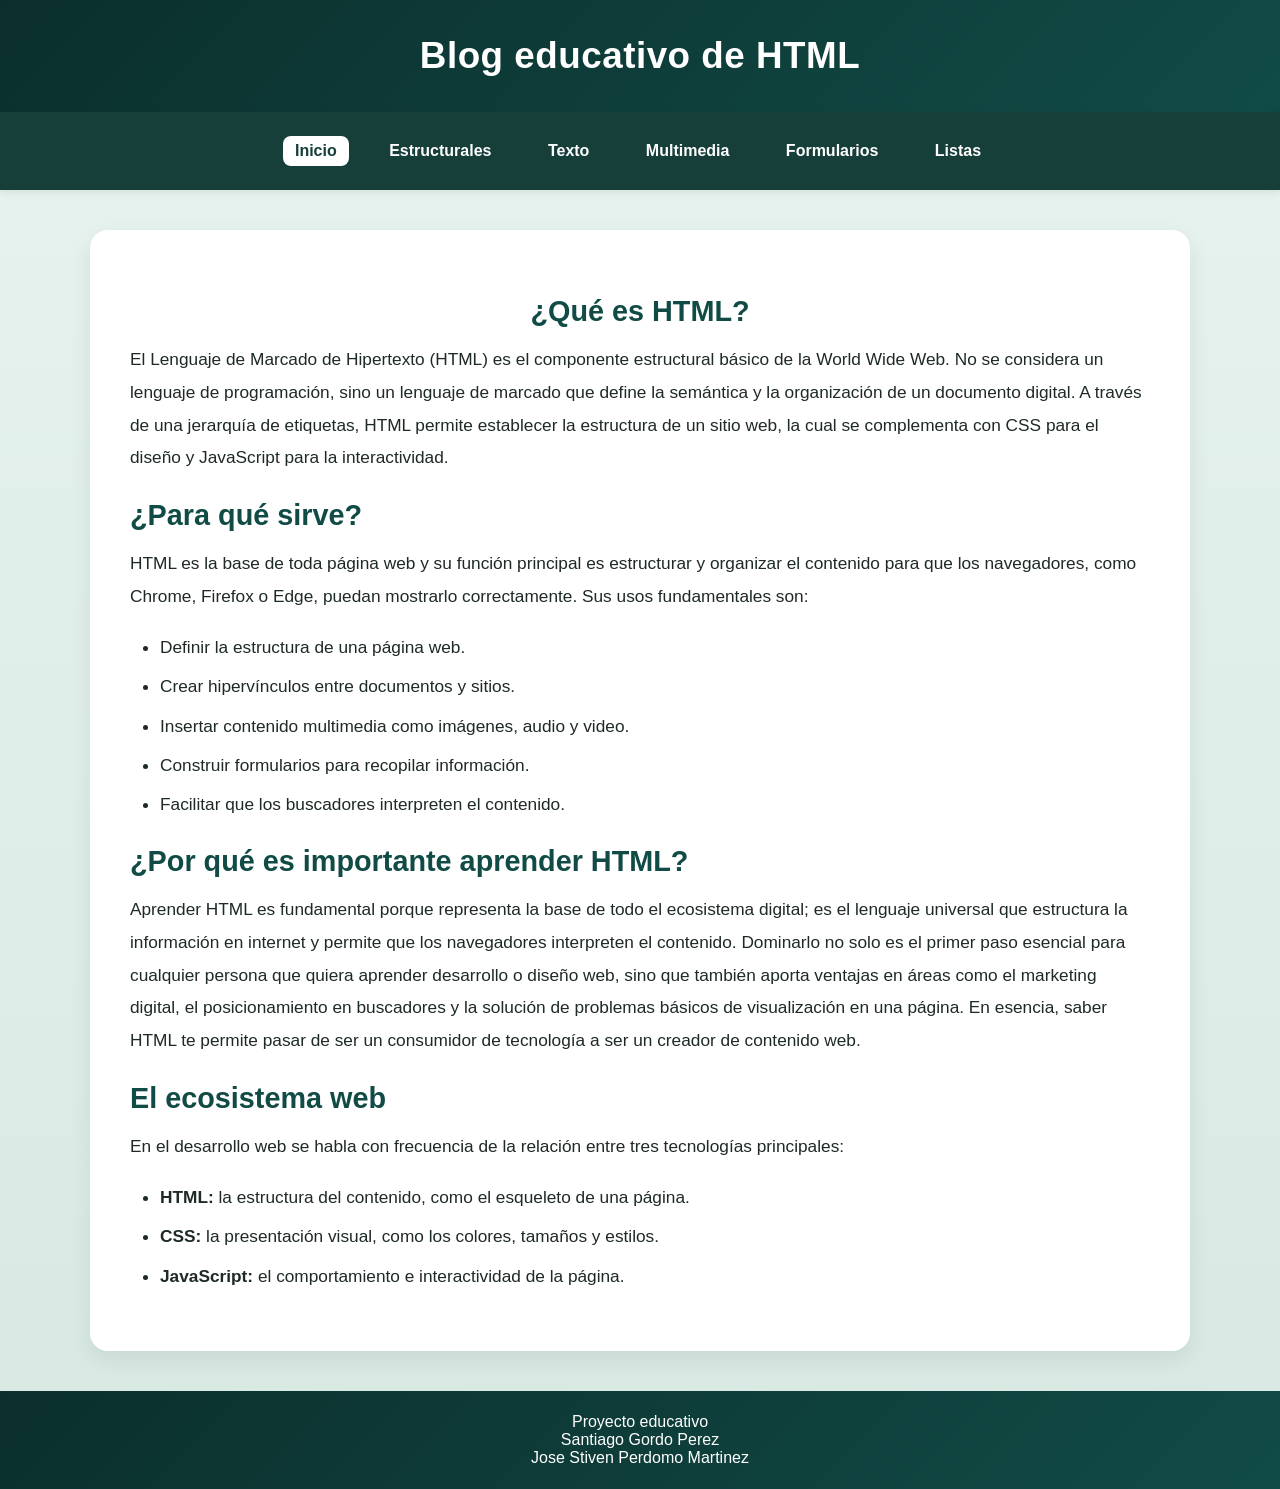
<file: HTML/index.html>
<!DOCTYPE html>
<html lang="es">
<head>
    <meta charset="UTF-8">
    <meta name="viewport" content="width=device-width, initial-scale=1.0">
    <title>Inicio</title>
    <link rel="stylesheet" href="stiles/styles.css">
</head>
<body>

    <header class="encabezado">
        <h1>Blog educativo de HTML</h1>
    </header>

    <nav class="menu">
        <a href="index.html">Inicio</a>
        <a href="Estructurales.html">Estructurales</a>
        <a href="Texto.html">Texto</a>
        <a href="Imagenes.html">Multimedia</a>
        <a href="Formularios.html">Formularios</a>
        <a href="Listas.html">Listas</a>
    </nav>

    <section class="contenido">
        <h2 class="titulo">¿Qué es HTML?</h2>
        <p>
            El Lenguaje de Marcado de Hipertexto (HTML) es el componente estructural básico de la World Wide Web. 
            No se considera un lenguaje de programación, sino un lenguaje de marcado que define la semántica y la 
            organización de un documento digital. A través de una jerarquía de etiquetas, HTML permite establecer 
            la estructura de un sitio web, la cual se complementa con CSS para el diseño y JavaScript para la interactividad.
        </p>

        <h2>¿Para qué sirve?</h2>
        <p>
            HTML es la base de toda página web y su función principal es estructurar y organizar el contenido 
            para que los navegadores, como Chrome, Firefox o Edge, puedan mostrarlo correctamente. 
            Sus usos fundamentales son:
        </p>    

        <ul>
            <li>Definir la estructura de una página web.</li>
            <li>Crear hipervínculos entre documentos y sitios.</li>
            <li>Insertar contenido multimedia como imágenes, audio y video.</li>
            <li>Construir formularios para recopilar información.</li>
            <li>Facilitar que los buscadores interpreten el contenido.</li>
        </ul>

        <h2>¿Por qué es importante aprender HTML?</h2>
        <p>
            Aprender HTML es fundamental porque representa la base de todo el ecosistema digital; es el lenguaje universal 
            que estructura la información en internet y permite que los navegadores interpreten el contenido. Dominarlo no solo 
            es el primer paso esencial para cualquier persona que quiera aprender desarrollo o diseño web, sino que también aporta 
            ventajas en áreas como el marketing digital, el posicionamiento en buscadores y la solución de problemas básicos 
            de visualización en una página. En esencia, saber HTML te permite pasar de ser un consumidor de tecnología a ser 
            un creador de contenido web.
        </p>

        <h2>El ecosistema web</h2>
        <p>
            En el desarrollo web se habla con frecuencia de la relación entre tres tecnologías principales:
        </p>

        <ul>    
            <li><strong>HTML:</strong> la estructura del contenido, como el esqueleto de una página.</li>
            <li><strong>CSS:</strong> la presentación visual, como los colores, tamaños y estilos.</li>
            <li><strong>JavaScript:</strong> el comportamiento e interactividad de la página.</li>
        </ul>
    </section>

    <footer class="pie">
        <p>Proyecto educativo</p>
        <p>Santiago Gordo Perez</p>
        <p>Jose Stiven Perdomo Martinez</p>
    </footer>

    <script src="js/ejemplo.js"></script>
</body>
</html>
</file>
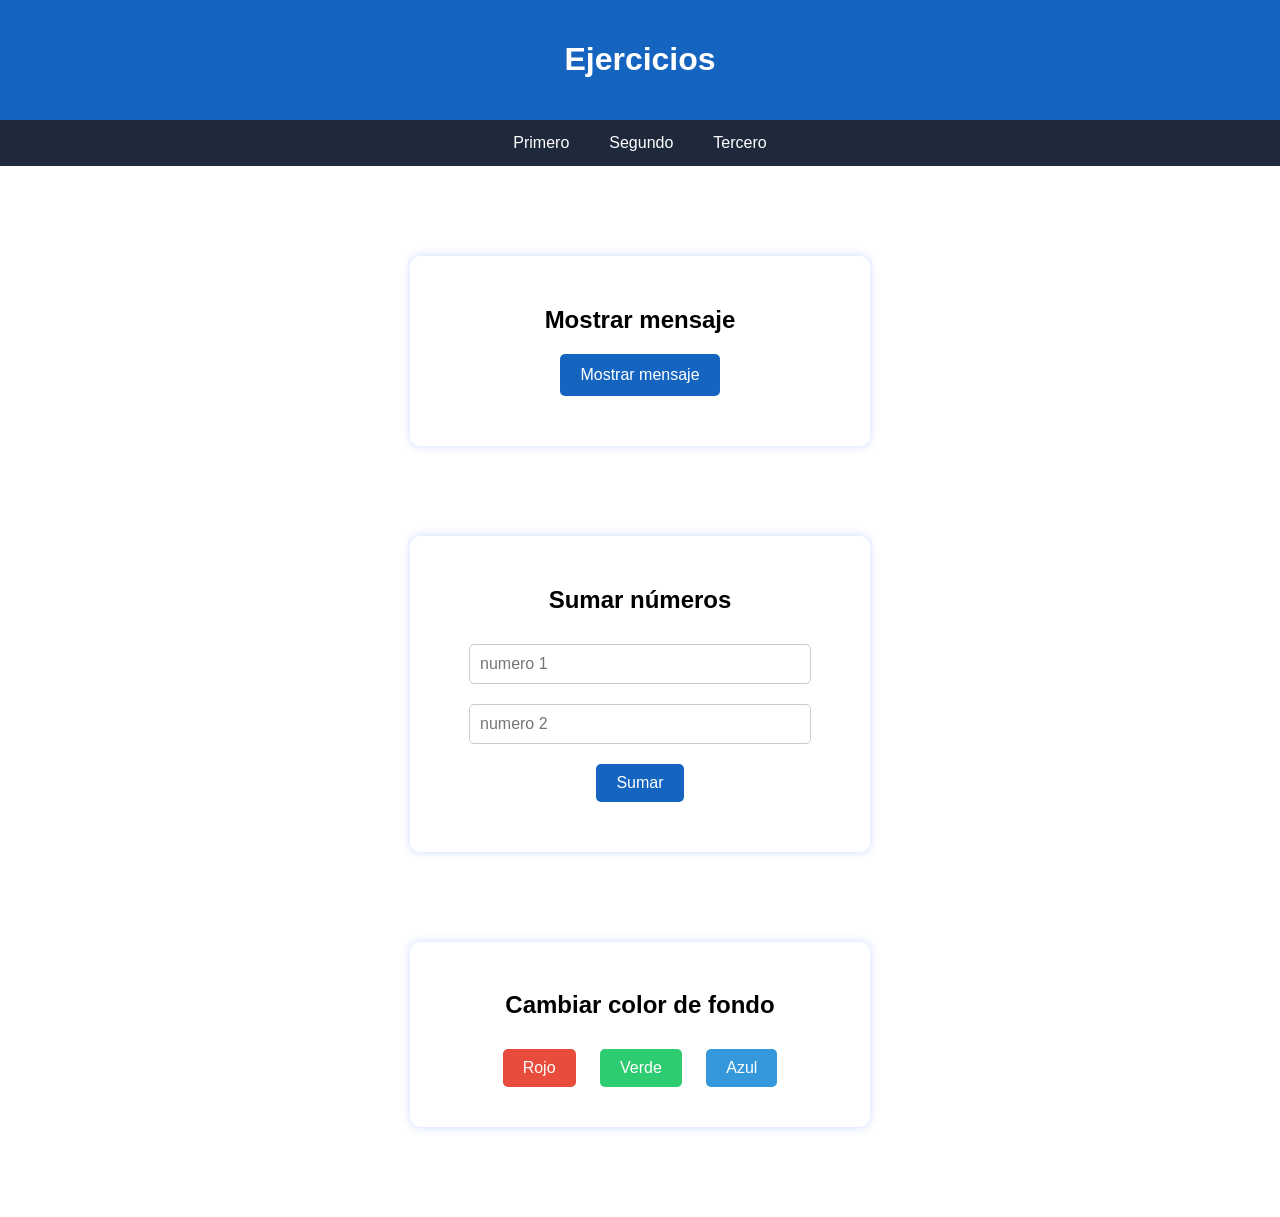
<file: HTML-2/Primer taller/Primero/index.html>
<!DOCTYPE html>
<html lang="en">
    <head>
        <meta charset="UTF-8">
        <meta name="viewport" content="width=device-width, initial-scale=1.0">
        <title>primero</title>
        <link rel="stylesheet" href="style.css">
    </head>
    <body>
        <header>
            <h1>Ejercicios </h1>
        </header>

        <nav class="navbar">
            <a href="file:///C:/Users/Perdo/OneDrive/Documentos/Carlos-julio-/HTML-2/Primero/index.html">Primero</a>
            <a href="file:///C:/Users/Perdo/OneDrive/Documentos/Carlos-julio-/HTML-2/segundo/index.html">Segundo</a>
            <a href="file:///C:/Users/Perdo/OneDrive/Documentos/Carlos-julio-/HTML-2/Trecero/index.html">Tercero</a>
        </nav>
        <main>
            <section class="contenedor1">

                <h2>Mostrar mensaje</h2>

                <button id="btnMensaje">Mostrar mensaje</button>

                <p id="resultado"></p>

            </section>
            
            <section class="contenedor2">
                <h2>Sumar números</h2>
                <input type="text" id="num1" placeholder="numero 1">
                <input type="text" id="num2" placeholder="numero 2">
                <button id="btnSumar">Sumar</button>
                <p id="resultadoSuma"></p>
            </section>

            <section class="contenedor3">

                <h2>Cambiar color de fondo</h2>
                
                <button id="btnRojo">Rojo</button>
                <button id="btnVerde">Verde</button>
                <button id="btnAzul">Azul</button>

            </section>

        </main>
            <script src="script.js"></script>
    </body>
</html>
</file>
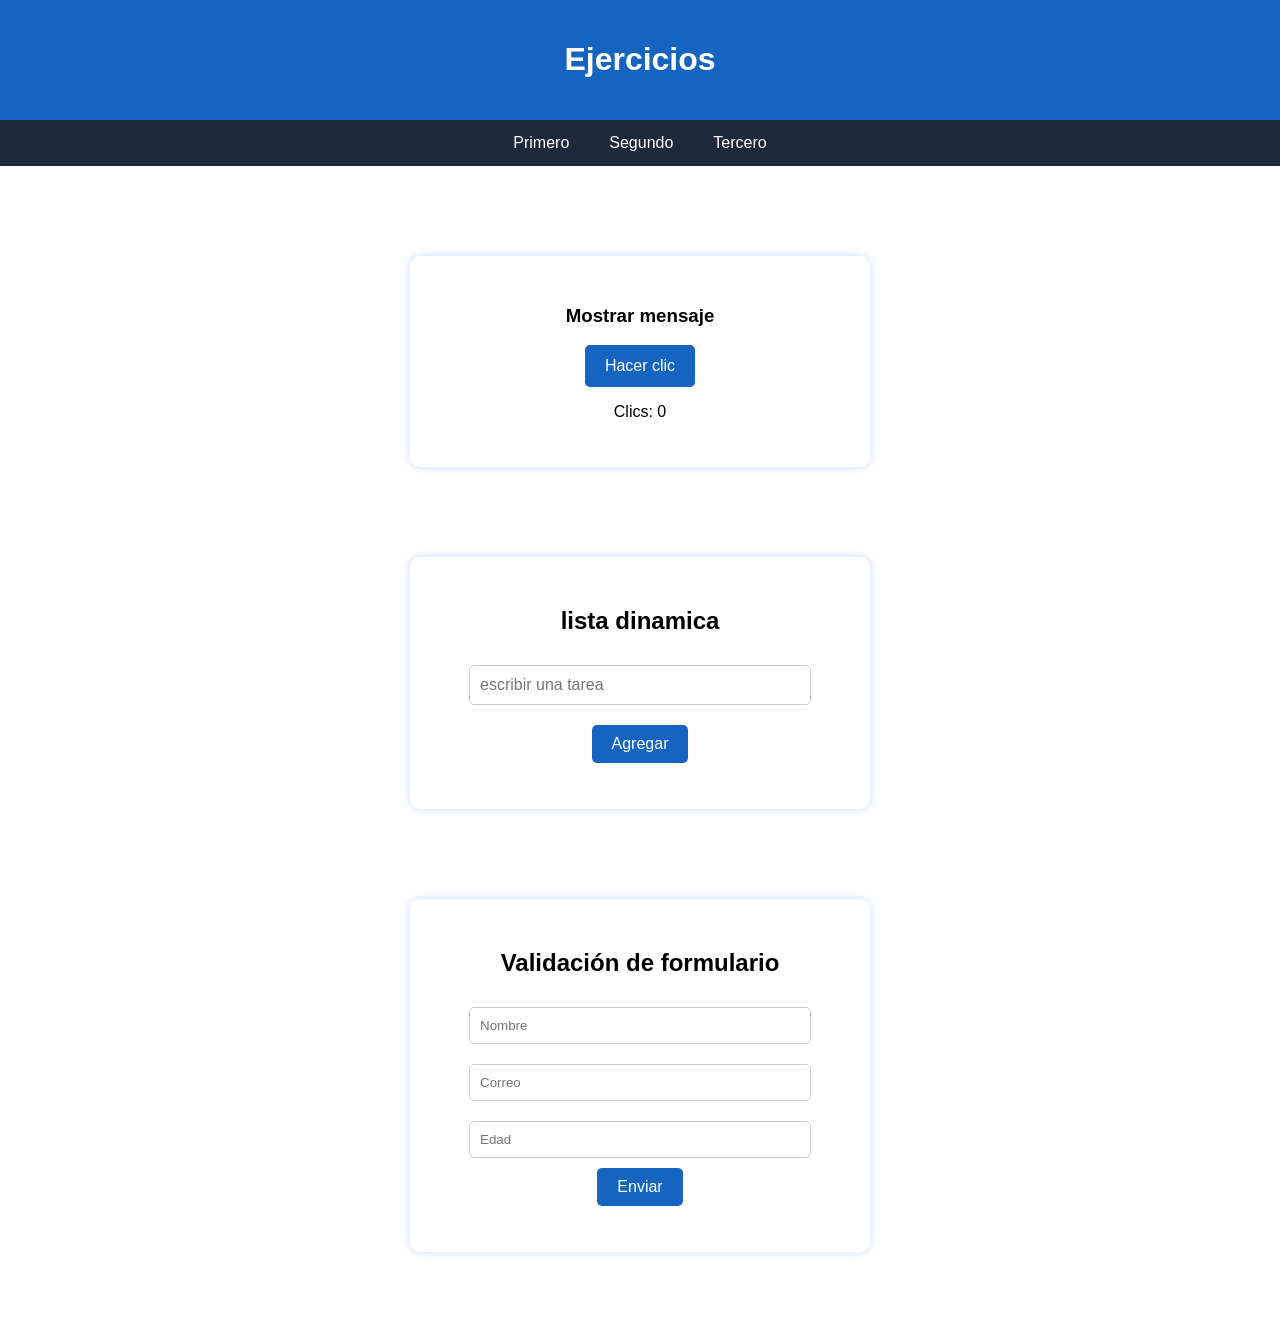
<file: HTML-2/Primer taller/segundo/index.html>
<!DOCTYPE html>
<html lang="en">
<head>
    <meta charset="UTF-8">
    <meta name="viewport" content="width=device-width, initial-scale=1.0">
    <title>segundo</title>
    <link rel="stylesheet" href="style.css">
</head>
<body>
          <header>
            <h1>Ejercicios </h1>
        </header>

        <nav class="navbar">
            <a href="file:///C:/Users/Perdo/OneDrive/Documentos/Carlos-julio-/HTML-2/Primero/index.html">Primero</a>
            <a href="file:///C:/Users/Perdo/OneDrive/Documentos/Carlos-julio-/HTML-2/segundo/index.html">Segundo</a>
            <a href="file:///C:/Users/Perdo/OneDrive/Documentos/Carlos-julio-/HTML-2/Trecero/index.html">Tercero</a>
        </nav>
        <main>
            <section class="contenedor1">

                <h3>Mostrar mensaje</h3>

                <button id="btnContador">Hacer clic</button>

                <p id="contador">Clics: 0 </p>

            </section>
            
            <section class="contenedor2">
                <h2>lista dinamica </h2>

                <input type="text" id="tareaInput" placeholder="escribir una tarea">
                <button id="btnAgregar">Agregar</button>
                <ul id="listaTareas"></ul>
            </section>

            <section class="contenedor3">

            <h2>Validación de formulario</h2>

            <form id="formulario">

                <input type="text" id="nombre" placeholder="Nombre">

                <input type="email" id="correo" placeholder="Correo">

                <input type="number" id="edad" placeholder="Edad">

                <button type="submit">Enviar</button>

            </form>

            <p id="mensaje"></p>
            </section>

        </main>
            <script src="script.js"></script>
    </body>
</html>
</file>
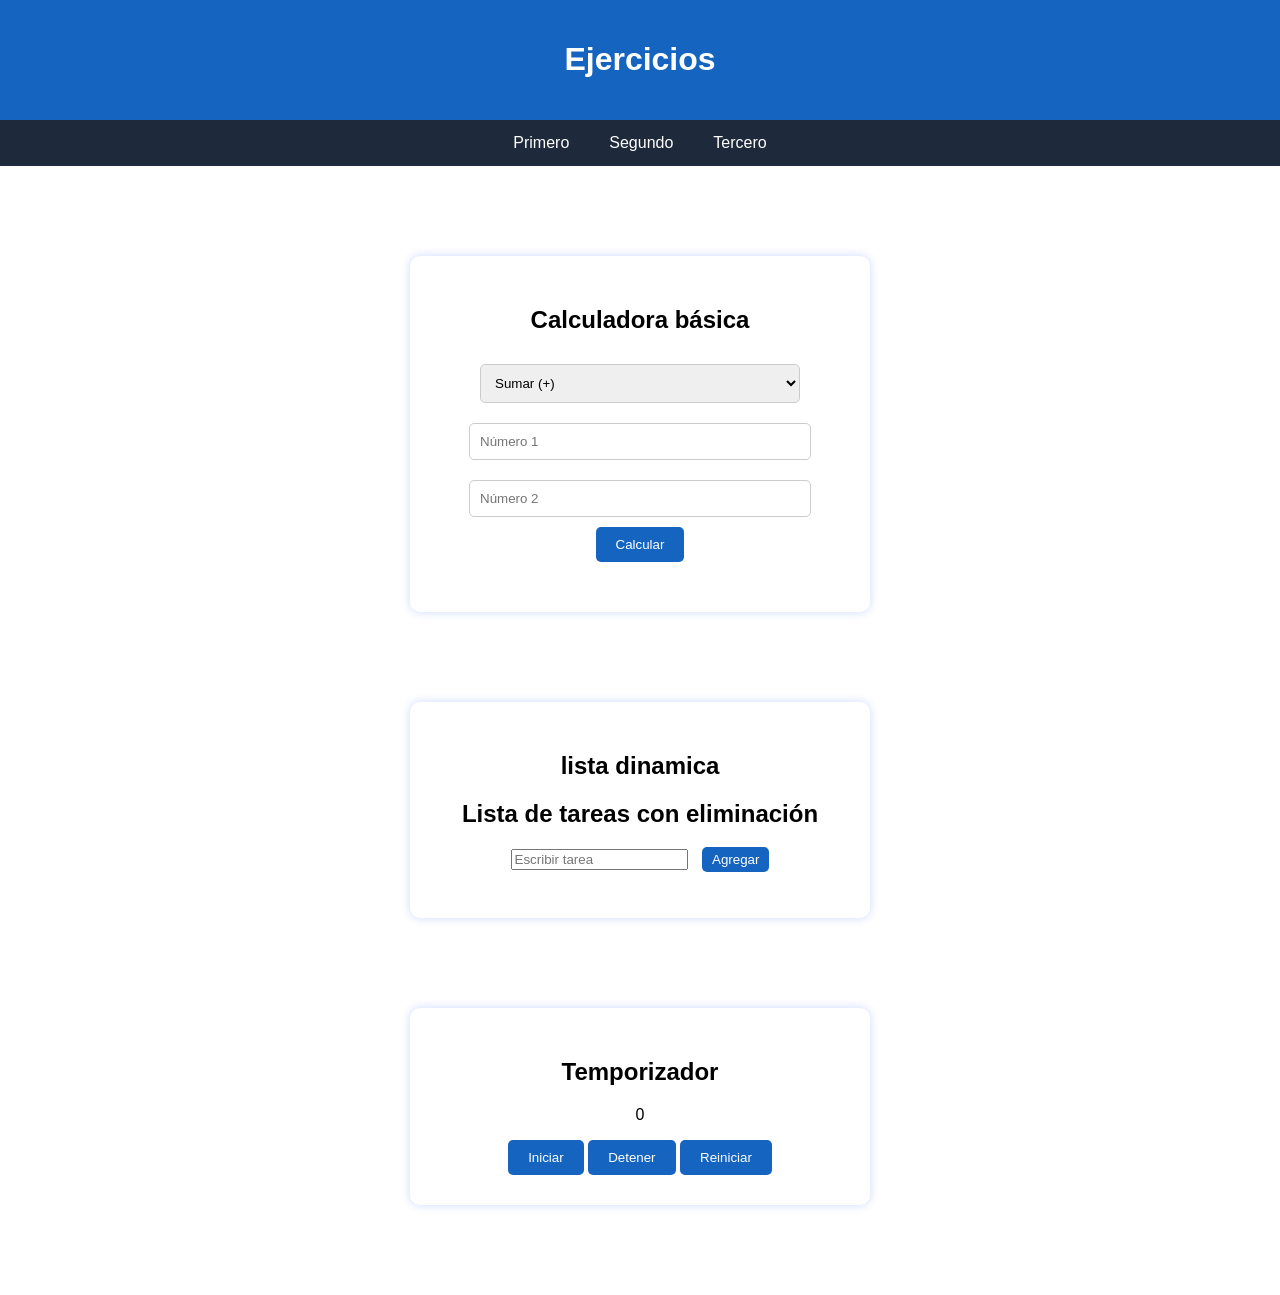
<file: HTML-2/Primer taller/Trecero/index.html>
<!DOCTYPE html>
<html lang="en">
<head>
    <meta charset="UTF-8">
    <meta name="viewport" content="width=device-width, initial-scale=1.0">
    <title>tercero</title>
    <link rel="stylesheet" href="style.css">
</head>
<body>
          <header>
            <h1>Ejercicios </h1>
        </header>

        <nav class="navbar">
            <a href="file:///C:/Users/Perdo/OneDrive/Documentos/Carlos-julio-/HTML-2/Primero/index.html">Primero</a>
            <a href="file:///C:/Users/Perdo/OneDrive/Documentos/Carlos-julio-/HTML-2/segundo/index.html">Segundo</a>
            <a href="file:///C:/Users/Perdo/OneDrive/Documentos/Carlos-julio-/HTML-2/Trecero/index.html">Tercero</a>
        </nav>
        <main>
            <section class="contenedor1">
                <h2>Calculadora básica</h2>

                    <select id="operacion">
                        <option value="+">Sumar (+)</option>
                        <option value="-">Restar (-)</option>
                        <option value="*">Multiplicar (*)</option>
                        <option value="/">Dividir (/)</option>
                    </select>
                    <input type="number" id="num1" placeholder="Número 1">
                    <input type="number" id="num2" placeholder="Número 2">
                    <button id="btnCalcular">Calcular</button>

                    <p id="resultadoCalc"></p>

            </section>
            
            <section class="contenedor2">
                <h2>lista dinamica </h2>

            <h2>Lista de tareas con eliminación</h2>

            <input type="text" id="tareaInput2" placeholder="Escribir tarea">

            <button id="btnAgregar2">Agregar</button>

            <ul id="listaTareas2"></ul>
            </section>

            <section class="contenedor3">

            <h2>Temporizador</h2>

            <p id="tiempo">0</p>

            <button id="btnIniciar">Iniciar</button>
            <button id="btnDetener">Detener</button>
            <button id="btnReiniciar">Reiniciar</button>
            </section>

        </main>
            <script src="script.js"></script>
    </body>
</html>
</file>
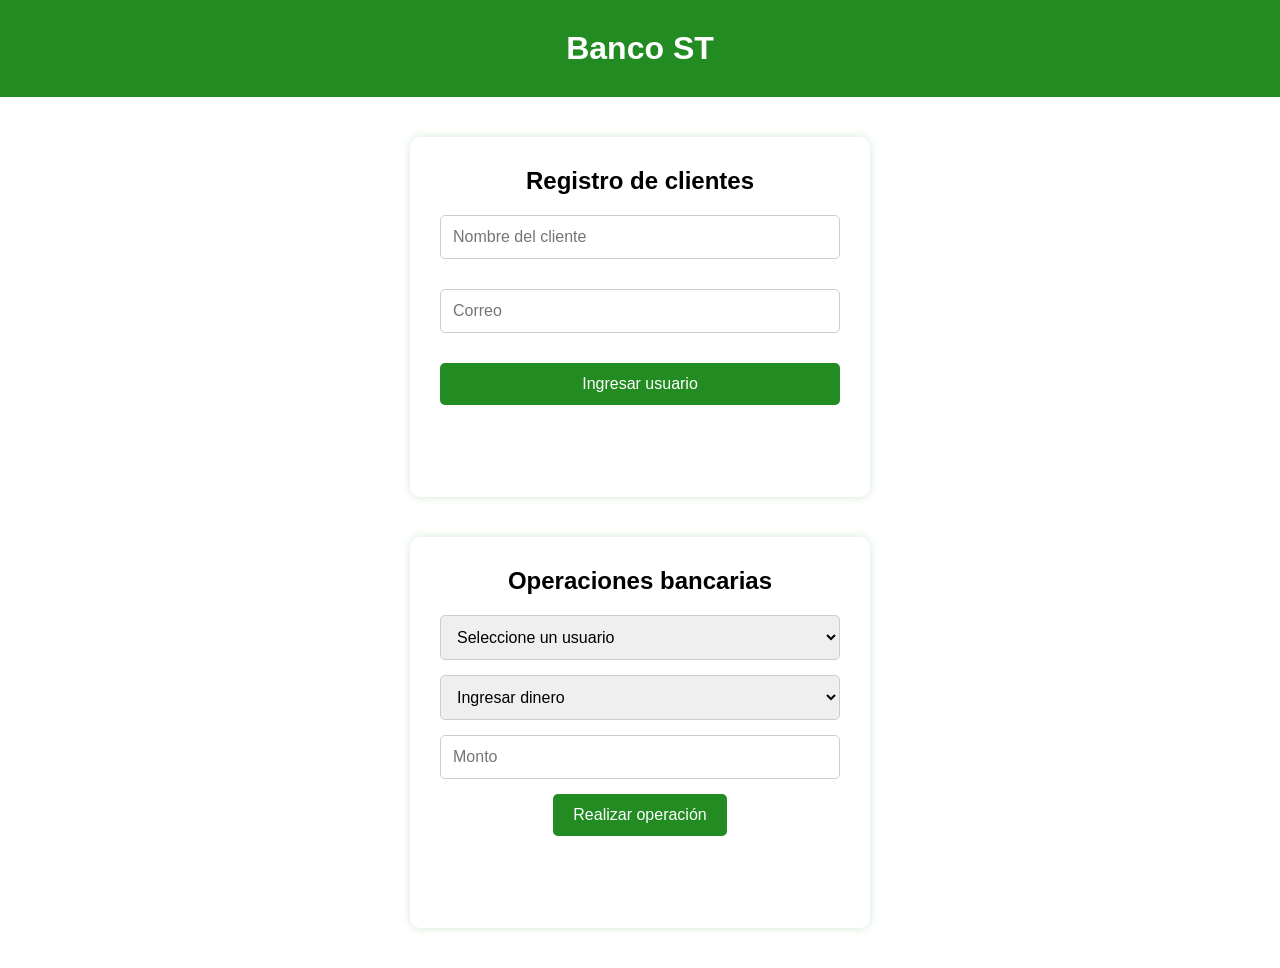
<file: HTML-2/Segundo taller/Banco ST/index.html>
<!DOCTYPE html>
<html lang="es">
<head>
    <meta charset="UTF-8">
    <meta name="viewport" content="width=device-width, initial-scale=1.0">
    <title>Banco ST</title>
    <link rel="stylesheet" href="style.css">
</head>
<!--Problema 1: Sistema de cuentas bancarias
Un banco quiere desarrollar una aplicación sencilla para gestionar las cuentas de sus clientes.
Cada cliente tiene una cuenta donde guarda su dinero. El sistema debe permitir realizar operaciones
básicas como ingresar dinero, retirar dinero y consultar el saldo disponible.
Además, el banco quiere evitar que se retiren montos mayores al dinero disponible en la cuenta.
El sistema debe permitir que diferentes clientes tengan sus propias cuentas y puedan realizar
operaciones de forma independiente.-->
<body>

    <header>
        <h1>Banco ST</h1>
    </header>

    <!-- Registro de usuarios -->
    <section class="contenedor1">
        <h2>Registro de clientes</h2>

        <form id="formCuenta">
            <input type="text" id="nombre" placeholder="Nombre del cliente">
            <input type="email" id="correo" placeholder="Correo">

            <button type="submit">Ingresar usuario</button>
        </form>

        <p id="resultado"></p>
    </section>

    <!-- Operaciones bancarias -->
    <section class="contenedor3">
        <h2>Operaciones bancarias</h2>

        <select id="usuarioOperacion">
            <option value="">Seleccione un usuario</option>
        </select>

        <select id="operacion">
            <option value="ingresar">Ingresar dinero</option>
            <option value="retirar">Retirar dinero</option>
            <option value="consultar">Consultar saldo</option>
        </select>

        <input type="number" id="monto" placeholder="Monto">

        <button id="btnOperacion">Realizar operación</button>

        <p id="resultadoOperacion"></p>
    </section>

    <script src="script.js"></script>
</body>
</html>
</file>
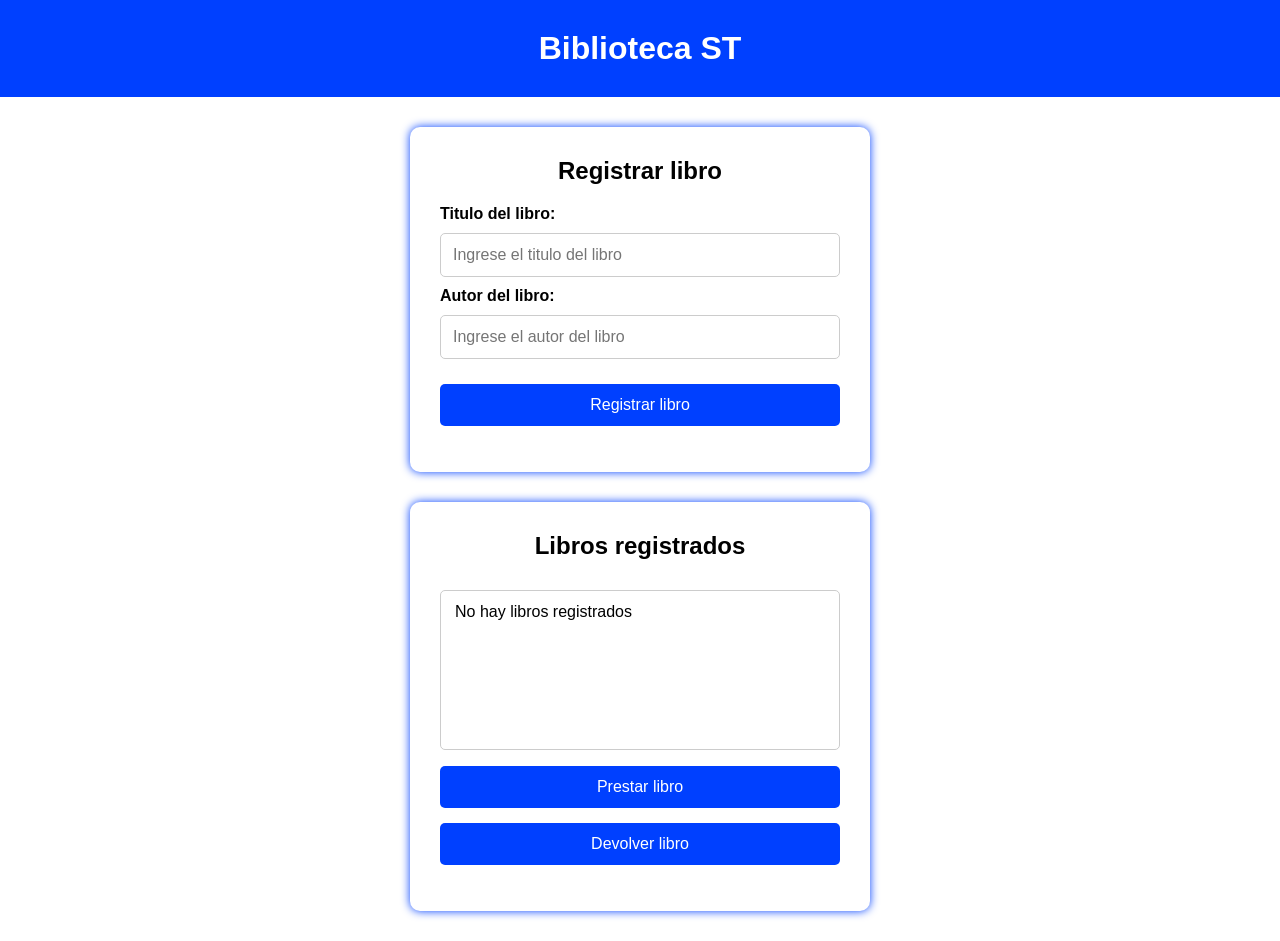
<file: HTML-2/Segundo taller/Biblioteca ST/index.html>
<!DOCTYPE html>
<html lang="es">
<head>
    <meta charset="UTF-8">
    <meta name="viewport" content="width=device-width, initial-scale=1.0">
    <title>Biblioteca ST</title>
    <link rel="stylesheet" href="style.css">
</head>

<!-- Problema 6: Sistema de biblioteca
Una biblioteca quiere implementar un sistema para controlar el préstamo de libros.
Cada libro tiene información como el título, el autor y su estado actual. Cuando un libro es prestado
a un usuario, el sistema debe cambiar su estado para indicar que no está disponible. Cuando el libro
es devuelto, debe volver a estar disponible para otros usuarios.
La biblioteca necesita que el sistema permita consultar la información de los libros y su
disponibilidad.
-->

<body>
    <header>
        <h1>Biblioteca ST</h1>
    </header>

    <main>
        <section class="contenedor">
            <h2>Registrar libro</h2>

            <form id="libroForm">
                <label for="tituloLibro">Titulo del libro:</label>
                <input type="text" id="tituloLibro" placeholder="Ingrese el titulo del libro">

                <label for="autorLibro">Autor del libro:</label>
                <input type="text" id="autorLibro" placeholder="Ingrese el autor del libro">

                <button type="submit">Registrar libro</button>
            </form>

            <p id="resultadoRegistro"></p>
        </section>

        <section class="contenedor">
            <h2>Libros registrados</h2>

            <select id="listaLibros" size="8">
                <option value="">No hay libros registrados</option>
            </select>

            <button type="button" id="prestarLibro">Prestar libro</button>
            <button type="button" id="devolverLibro">Devolver libro</button>

            <p id="resultadoAccion"></p>
        </section>
    </main>

    <script src="script.js"></script>
</body>
</html>
</file>
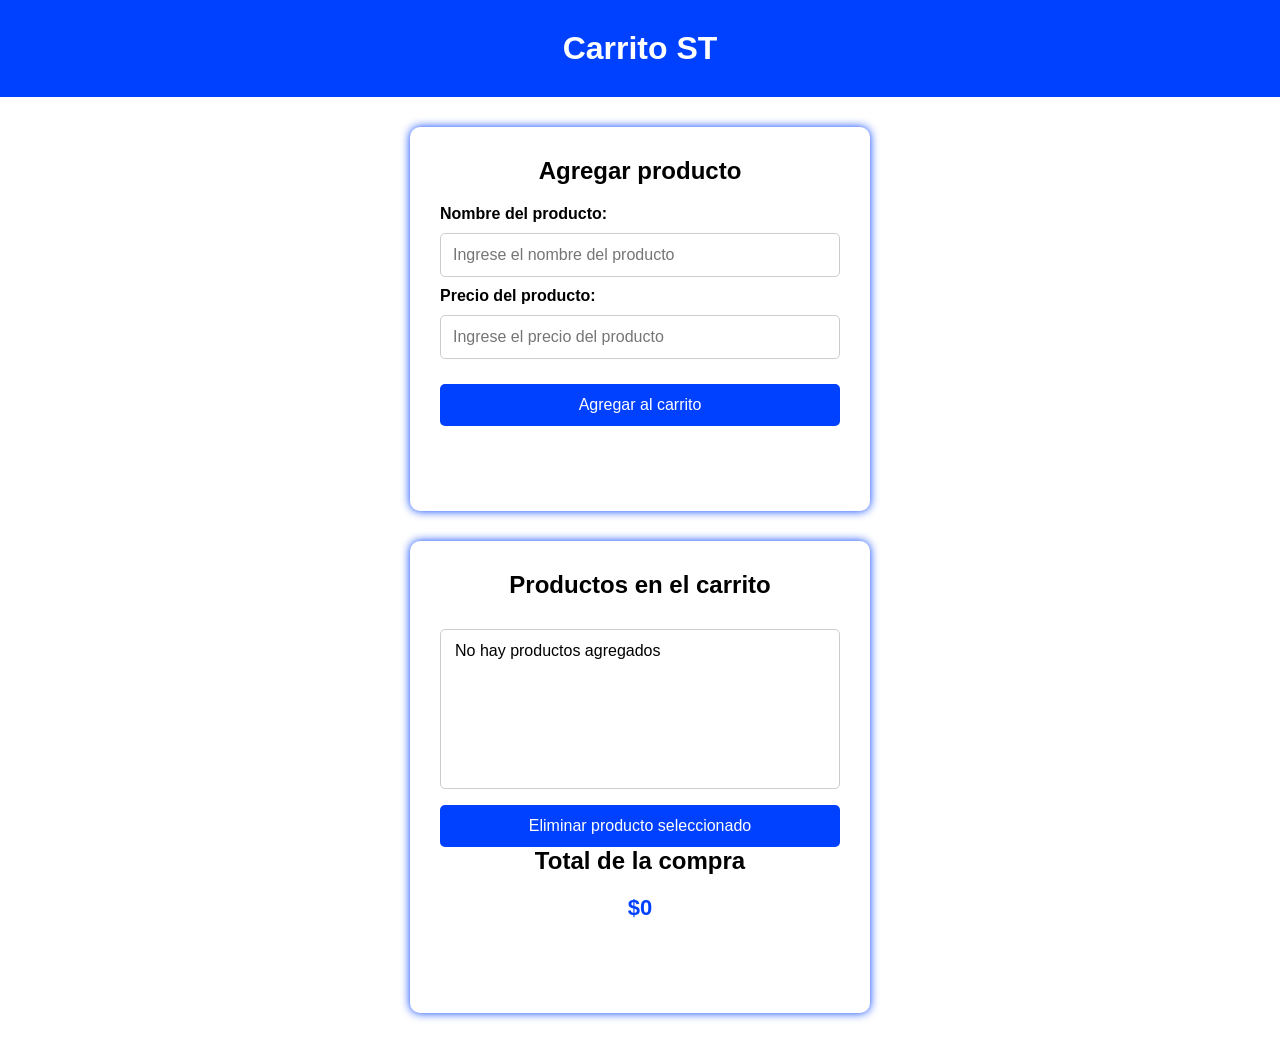
<file: HTML-2/Segundo taller/Carrito ST/index.html>
<!DOCTYPE html>
<html lang="es">
<head>
    <meta charset="UTF-8">
    <meta name="viewport" content="width=device-width, initial-scale=1.0">
    <title>Carrito ST</title>
    <link rel="stylesheet" href="style.css">
</head>

<!-- Problema 4: Carrito de compras en una tienda en línea
Una tienda virtual quiere implementar un carrito de compras para sus clientes.

Los usuarios deben poder agregar diferentes productos al carrito, eliminar productos si lo desean y
ver el valor total de la compra antes de realizar el pago.
Cada producto tiene información básica como nombre y precio. El sistema debe actualizar
automáticamente el total cuando se agregan o eliminan productos.
-->

<body>
    <header>
        <h1>Carrito ST</h1>
    </header>

    <main>
        <section class="contenedor">
            <h2>Agregar producto</h2>

            <form id="productForm">
                <label for="nombreProducto">Nombre del producto:</label>
                <input type="text" id="nombreProducto" placeholder="Ingrese el nombre del producto">

                <label for="precioProducto">Precio del producto:</label>
                <input type="number" id="precioProducto" placeholder="Ingrese el precio del producto">

                <button type="submit">Agregar al carrito</button>
            </form>

            <p id="resultadoAgregar"></p>
        </section>

        <section class="contenedor">
            <h2>Productos en el carrito</h2>

            <select id="listaProductos" size="8">
                <option value="">No hay productos agregados</option>
            </select>

            <button type="button" id="eliminarProducto">Eliminar producto seleccionado</button>

            <h2>Total de la compra</h2>
            <p id="totalCompra">$0</p>

            <p id="resultadoEliminar"></p>
        </section>
    </main>

    <script src="script.js"></script>
</body>
</html>
</file>
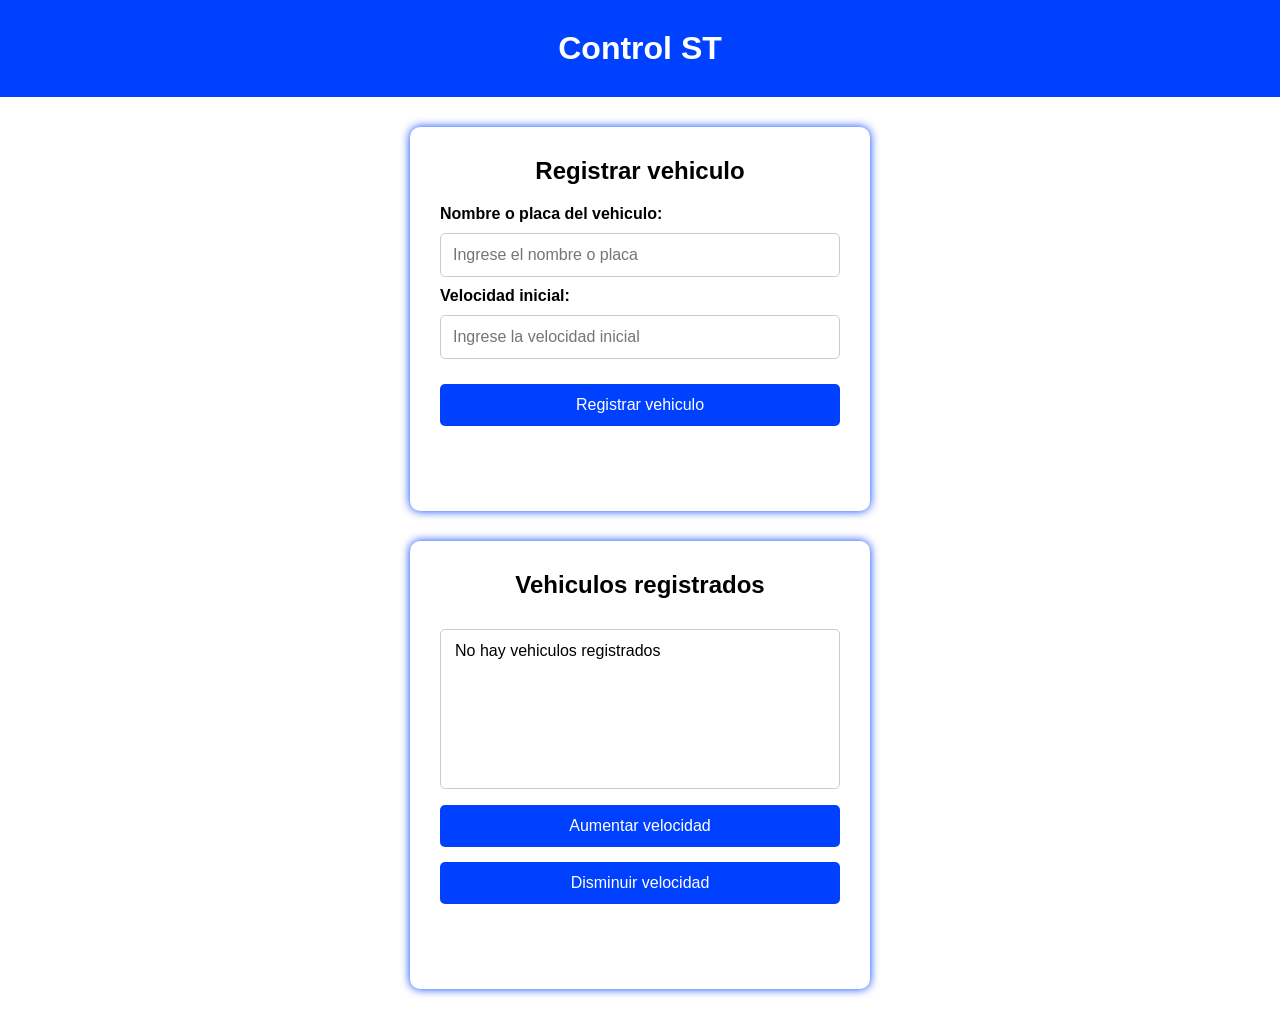
<file: HTML-2/Segundo taller/Control ST/index.html>
<!DOCTYPE html>
<html lang="es">
<head>
    <meta charset="UTF-8">
    <meta name="viewport" content="width=device-width, initial-scale=1.0">
    <title>Control ST</title>
    <link rel="stylesheet" href="style.css">
</head>

<!-- Problema 5: Control de vehículos
Una empresa de transporte necesita un sistema para controlar el estado de sus vehículos.
Cada vehículo puede cambiar su velocidad dependiendo de las acciones del conductor. El sistema
debe permitir aumentar o disminuir la velocidad y mostrar el estado actual del vehículo.
La empresa quiere usar el sistema para monitorear varios vehículos al mismo tiempo.
-->

<body>
    <header>
        <h1>Control ST</h1>
    </header>

    <main>
        <section class="contenedor">
            <h2>Registrar vehiculo</h2>

            <form id="vehiculoForm">
                <label for="nombreVehiculo">Nombre o placa del vehiculo:</label>
                <input type="text" id="nombreVehiculo" placeholder="Ingrese el nombre o placa">

                <label for="velocidadVehiculo">Velocidad inicial:</label>
                <input type="number" id="velocidadVehiculo" placeholder="Ingrese la velocidad inicial">

                <button type="submit">Registrar vehiculo</button>
            </form>

            <p id="resultadoRegistro"></p>
        </section>

        <section class="contenedor">
            <h2>Vehiculos registrados</h2>

            <select id="listaVehiculos" size="8">
                <option value="">No hay vehiculos registrados</option>
            </select>

            <button type="button" id="aumentarVelocidad">Aumentar velocidad</button>
            <button type="button" id="disminuirVelocidad">Disminuir velocidad</button>

            <p id="resultadoAccion"></p>
        </section>
    </main>

    <script src="script.js"></script>
</body>
</html>
</file>
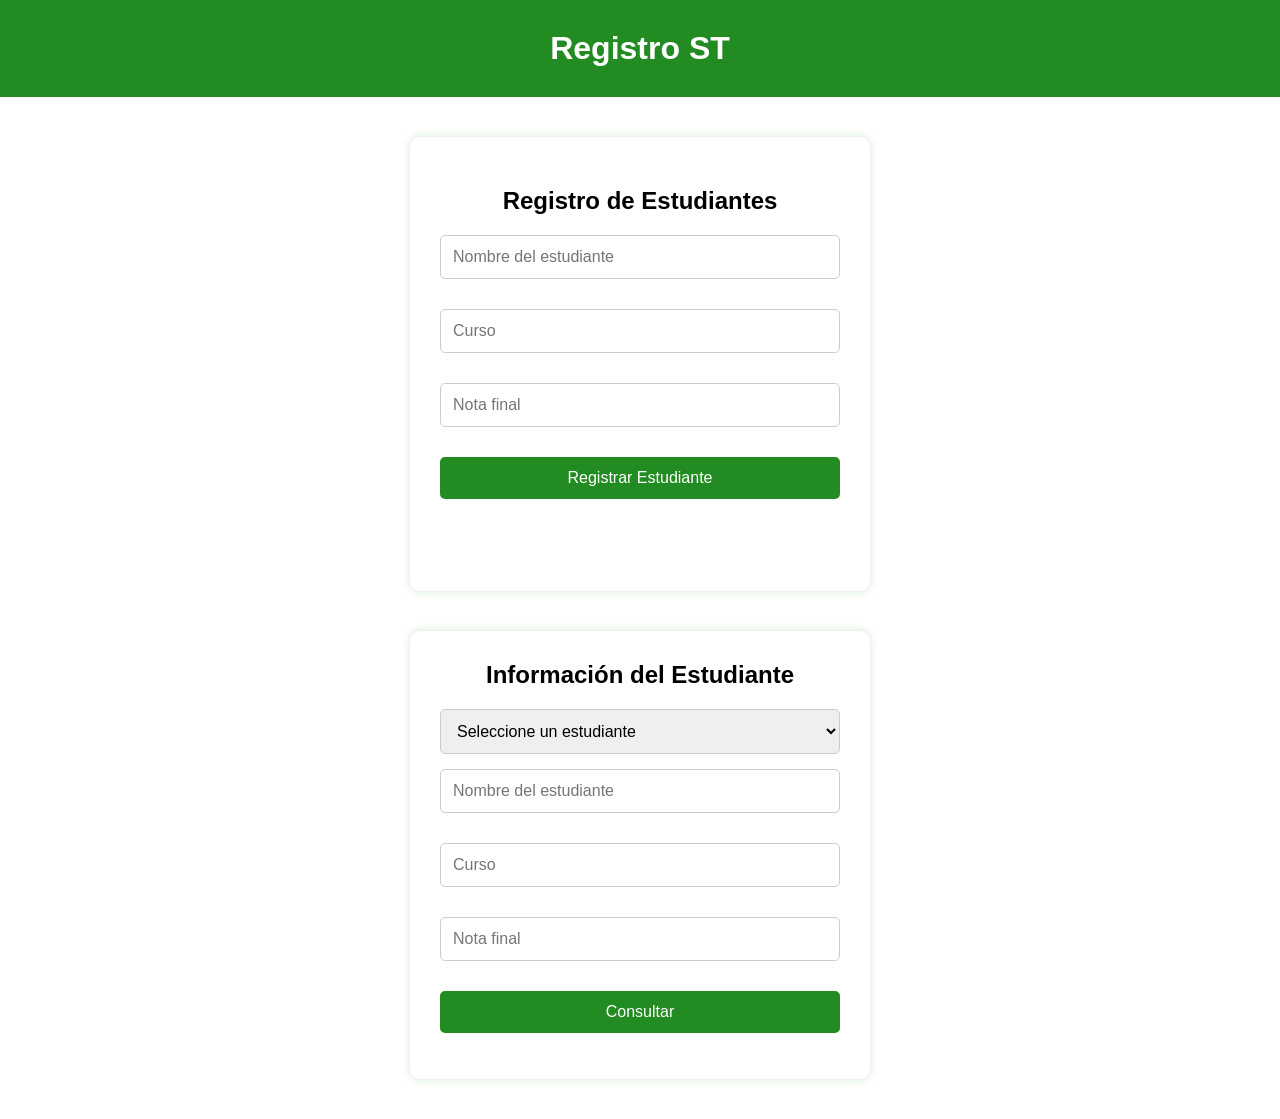
<file: HTML-2/Segundo taller/Registro ST/index.html>
<html lang="es">
<head>
    <meta charset="UTF-8">
    <meta name="viewport" content="width=device-width, initial-scale=1.0">
    <title>Registro ST</title>
    <link rel="stylesheet" href="style.css">
</head>
<!-- Problema 3: Registro de estudiantes
Una institución educativa necesita un sistema para registrar la información de los estudiantes de un
programa de formación.
De cada estudiante se debe almacenar información básica y su nota final en una asignatura. El
sistema debe permitir mostrar la información del estudiante y determinar si aprobó o no el curso
según su calificación.
La institución quiere que el sistema pueda manejar varios estudiantes al mismo tiempo.-->
<!DOCTYPE html>
<body>

    <header>
        <h1>Registro ST</h1>
    </header>

    <section class="contenedor1">
        <h1>Registro de Estudiantes</h1>
        <form id="estudentForm">
            <input type="text" id="nombreEstudiante" placeholder="Nombre del estudiante">
            <input type="text" id="cursoEstudiante" placeholder="Curso">
           <input type="number" id="notaEstudiante" placeholder="Nota final" min="1" max="5" step="0.1">

            <button type="submit">Registrar Estudiante</button>
        </form>
        <p id="resultado"></p>
    </section>

    <section class="contenedor3">
        <h2>Información del Estudiante</h2>

        <select id="estudianteConsultar">
            <option value="">Seleccione un estudiante</option>
        </select>

        <form id="formConsultar">
            <input type="text" id="nombreConsultar" placeholder="Nombre del estudiante" readonly>
            <input type="text" id="cursoConsultar" placeholder="Curso" readonly>
            <input type="text" id="notaConsultar" placeholder="Nota final" readonly>

            <button type="button" id="btnConsultar">Consultar</button>
        </form>

        <p id="resultadoConsulta"></p>
    </section>

    <script src="script.js"></script>
</body>
</html>
</file>
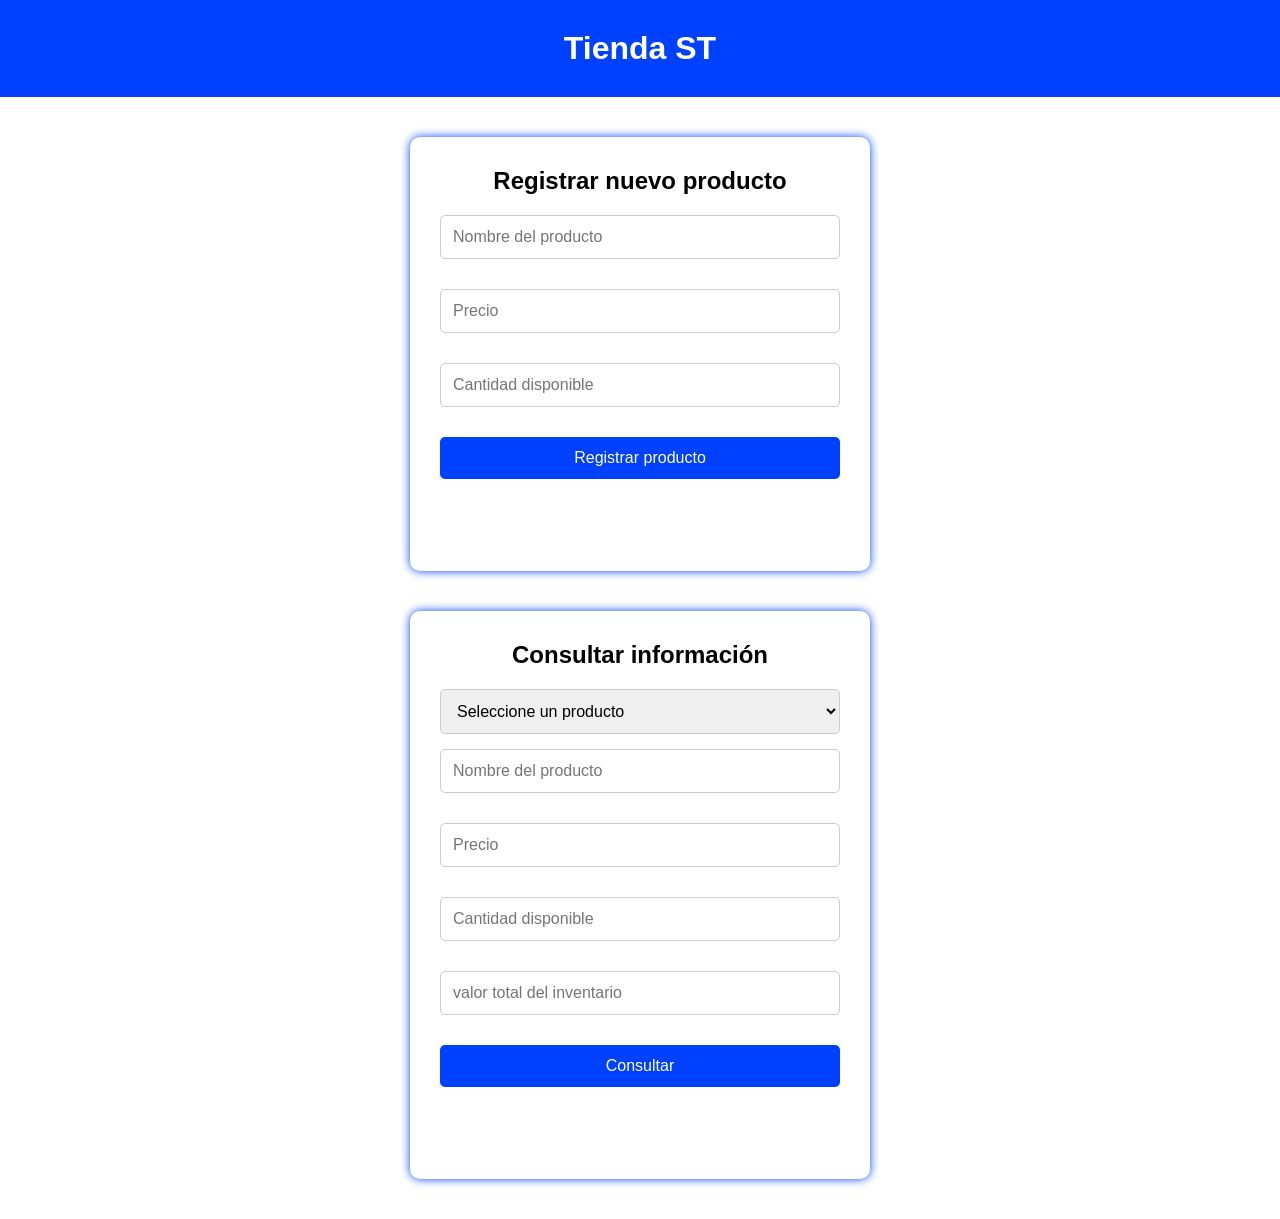
<file: HTML-2/Segundo taller/Tienda ST/index.html>
<!DOCTYPE html>
<html lang="en">
<head>
    <meta charset="UTF-8">
    <meta name="viewport" content="width=device-width, initial-scale=1.0">
    <title>Tienda ST</title>
    <link rel="stylesheet" href="style.css">
</head>
<!--Problema 2: Inventario de una tienda
Una tienda de tecnología necesita un sistema para administrar los productos que tiene en su
inventario.
Cada producto tiene información como su nombre, precio y la cantidad disponible en el almacén. El
sistema debe permitir registrar nuevos productos, consultar la información de cada uno y calcular el
valor total del inventario según la cantidad disponible.
La tienda quiere usar este sistema para tener un mejor control de los productos que vende.-->

<body>
    <header>
        <h1>Tienda ST</h1>
    </header>
    
    <section class="contenedor1">
        <h2>Registrar nuevo producto</h2>
        <form id="formProducto">
            <input type="text" id="nombreProducto" placeholder="Nombre del producto">
            <input type="number" id="precioProducto" placeholder="Precio">
            <input type="number" id="cantidadProducto" placeholder="Cantidad disponible">

            <button type="submit">Registrar producto</button>
        </form>
        <p id="resultado"></p>
    </section>

    <section class="contenedor2">
        <h2>Consultar información</h2>

        <select id="productoConsulta">
            <option value="">Seleccione un producto</option>
        </select>
<!--calcular el
valor total del inventario según la cantidad disponible.-->
        <form id="formConsulta">
        <input type="text" id="nombreConsulta" placeholder="Nombre del producto" readonly>
        <input type="text" id="precioConsulta" placeholder="Precio" readonly>
        <input type="text" id="cantidadConsulta" placeholder="Cantidad disponible" readonly>
        <input type="text" id="valorTotalConsulta" placeholder="valor total del inventario" readonly>
             <button type="button" id="btnConsultar">Consultar</button>
        </form>
        
        <p id="resultadoConsulta"></p>
    </section>

    <script src="script.js"></script>
</body>
</html>
</file>
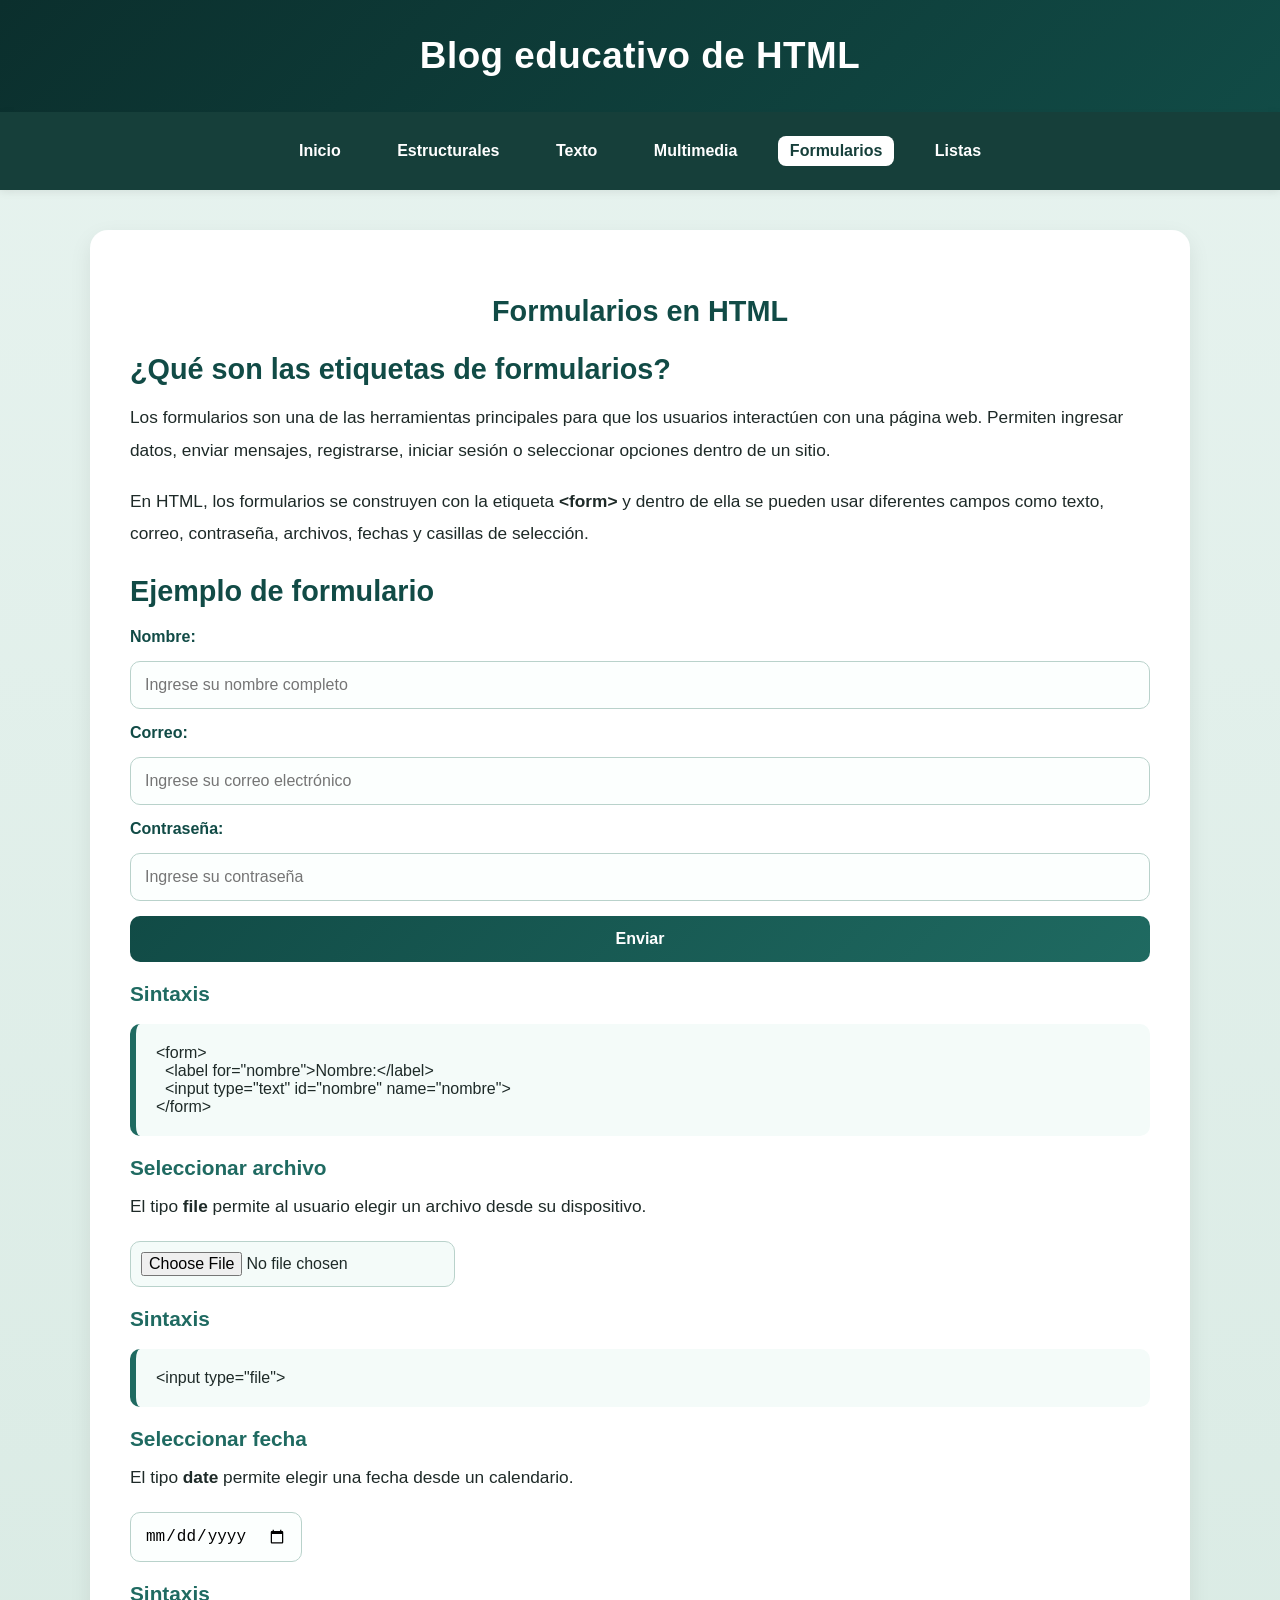
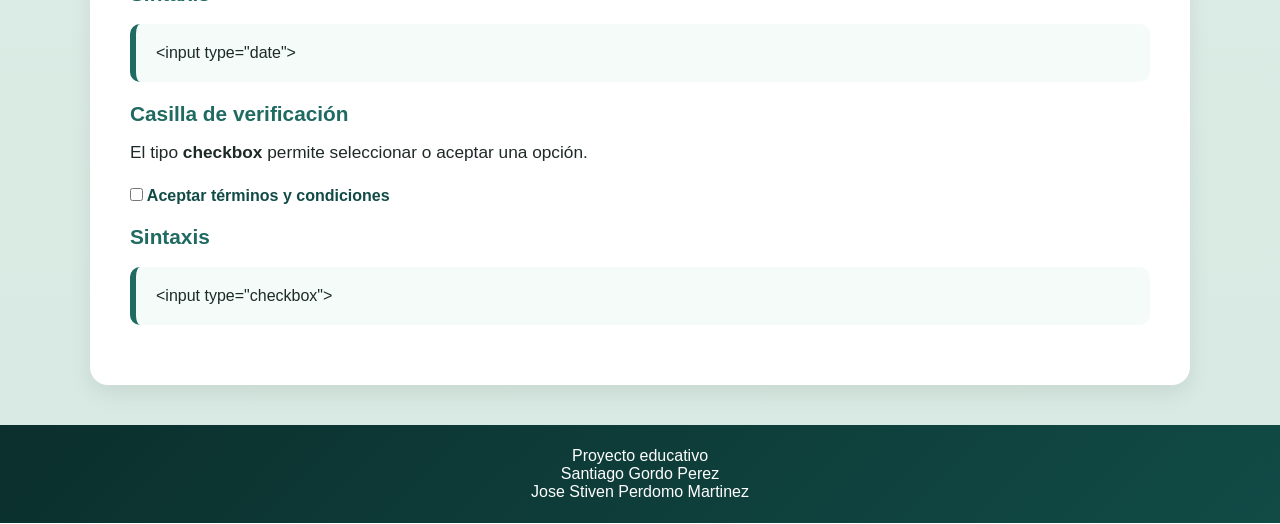
<file: HTML/Formularios.html>
<!DOCTYPE html>
<html lang="es">
<head>
    <meta charset="UTF-8">
    <meta name="viewport" content="width=device-width, initial-scale=1.0">
    <title>Formularios</title>
    <link rel="stylesheet" href="stiles/styles.css">
</head>
<body>

    <header class="encabezado">
        <h1>Blog educativo de HTML</h1>
    </header>

    <nav class="menu">
        <a href="index.html">Inicio</a>
        <a href="Estructurales.html">Estructurales</a>
        <a href="Texto.html">Texto</a>
        <a href="Imagenes.html">Multimedia</a>
        <a href="Formularios.html">Formularios</a>
        <a href="Listas.html">Listas</a>
    </nav>

    <section class="contenido">
        <h2 class="titulo">Formularios en HTML</h2>

        <h2>¿Qué son las etiquetas de formularios?</h2>
        <p>
            Los formularios son una de las herramientas principales para que los usuarios interactúen con una página web. 
            Permiten ingresar datos, enviar mensajes, registrarse, iniciar sesión o seleccionar opciones dentro de un sitio.
        </p>

        <p>
            En HTML, los formularios se construyen con la etiqueta <strong>&lt;form&gt;</strong> y dentro de ella se pueden usar 
            diferentes campos como texto, correo, contraseña, archivos, fechas y casillas de selección.
        </p>

        <h2>Ejemplo de formulario</h2>

        <form>
            <label for="nombre">Nombre:</label>
            <input type="text" id="nombre" name="nombre" placeholder="Ingrese su nombre completo">

            <label for="correo">Correo:</label>
            <input type="email" id="correo" name="correo" placeholder="Ingrese su correo electrónico">

            <label for="contrasena">Contraseña:</label>
            <input type="password" id="contrasena" name="contrasena" placeholder="Ingrese su contraseña">

            <button type="submit" class="boton-envio">Enviar</button>
        </form>

        <h3>Sintaxis</h3>
        <div class="ejemplo">
            &lt;form&gt;<br>
            &nbsp;&nbsp;&lt;label for="nombre"&gt;Nombre:&lt;/label&gt;<br>
            &nbsp;&nbsp;&lt;input type="text" id="nombre" name="nombre"&gt;<br>
            &lt;/form&gt;
        </div>

        <h3>Seleccionar archivo</h3>
        <p>
            El tipo <strong>file</strong> permite al usuario elegir un archivo desde su dispositivo.
        </p>
        <input class="archivo" type="file">

        <h3>Sintaxis</h3>
        <div class="ejemplo">
            &lt;input type="file"&gt;
        </div>

        <h3>Seleccionar fecha</h3>
        <p>
            El tipo <strong>date</strong> permite elegir una fecha desde un calendario.
        </p>
        <input type="date">

        <h3>Sintaxis</h3>
        <div class="ejemplo">
            &lt;input type="date"&gt;
        </div>

        <h3>Casilla de verificación</h3>
        <p>
            El tipo <strong>checkbox</strong> permite seleccionar o aceptar una opción.
        </p>
        <label>
            <input type="checkbox"> Aceptar términos y condiciones
        </label>

        <h3>Sintaxis</h3>
        <div class="ejemplo">
            &lt;input type="checkbox"&gt;
        </div>

    </section>

    <footer class="pie">
        <p>Proyecto educativo</p>
        <p>Santiago Gordo Perez</p>
        <p>Jose Stiven Perdomo Martinez</p>
    </footer>

    <script src="js/ejemplo.js"></script>
</body>
</html>
</file>
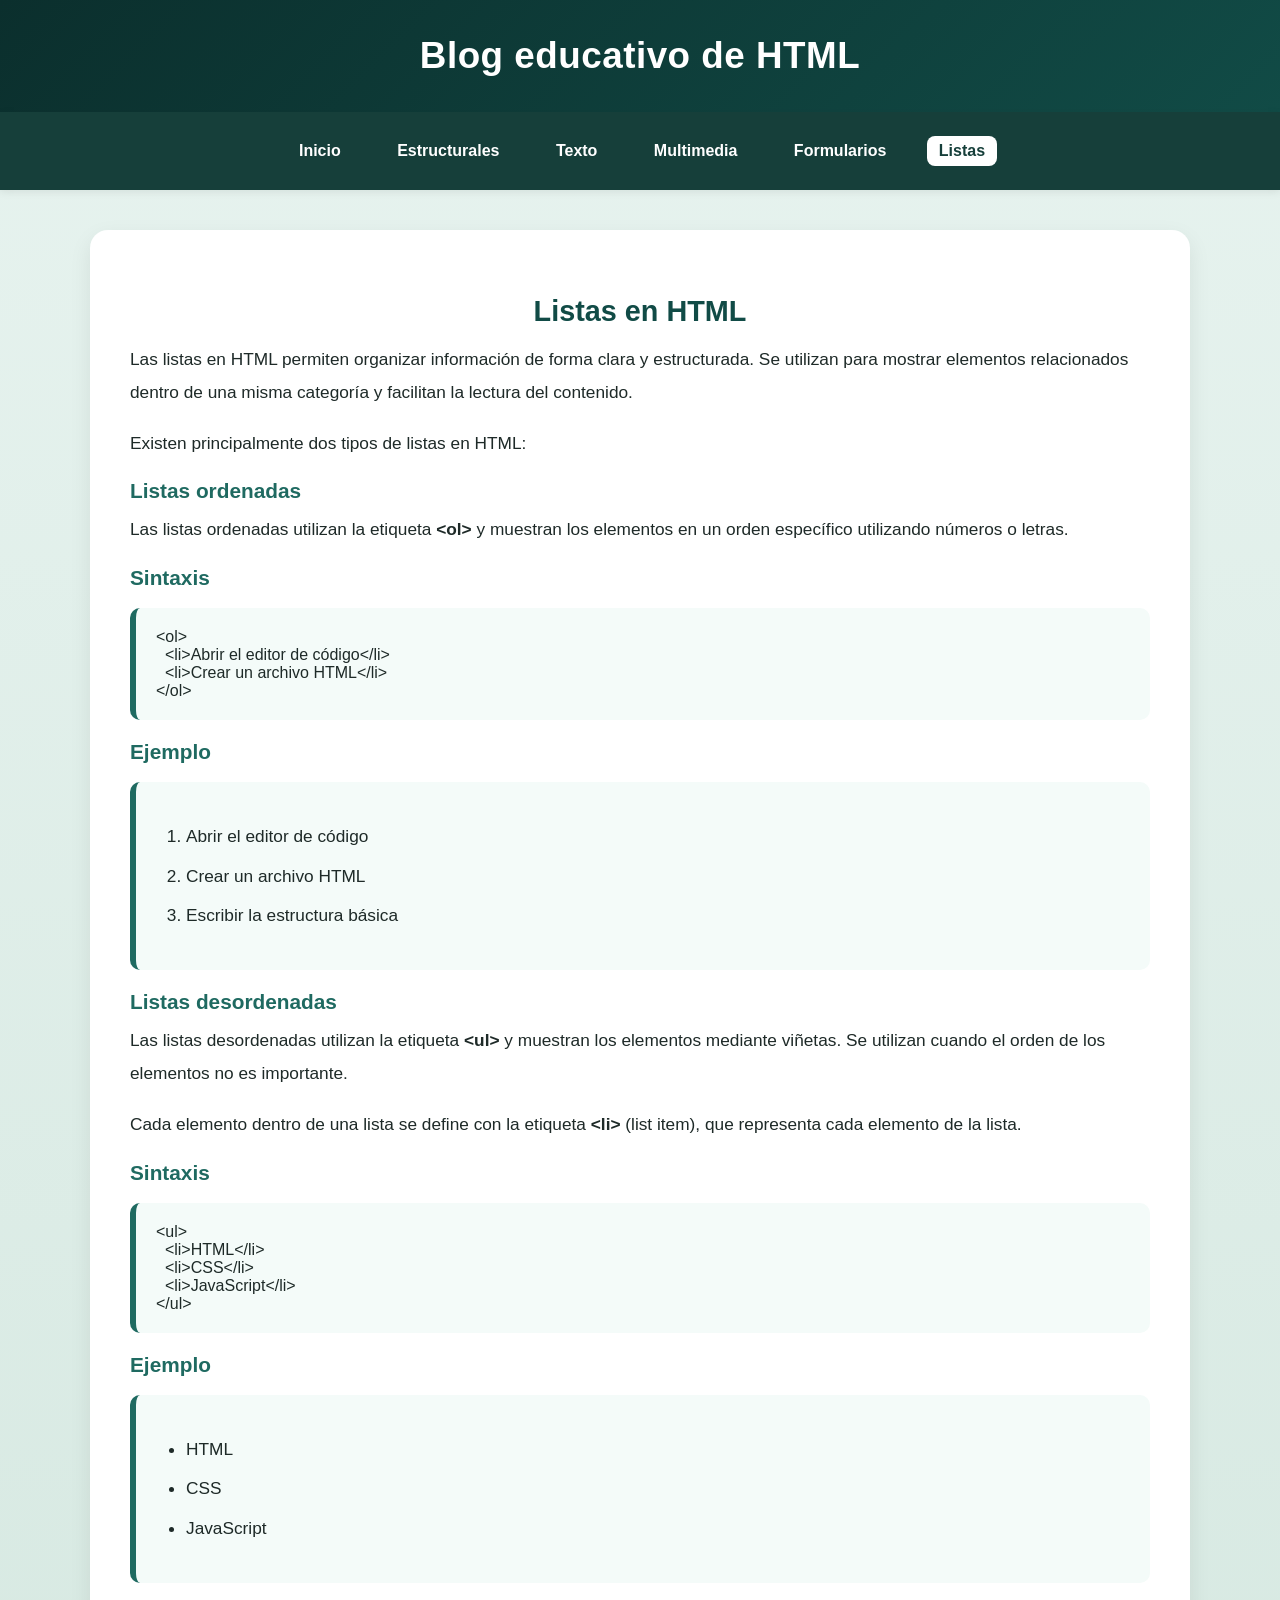
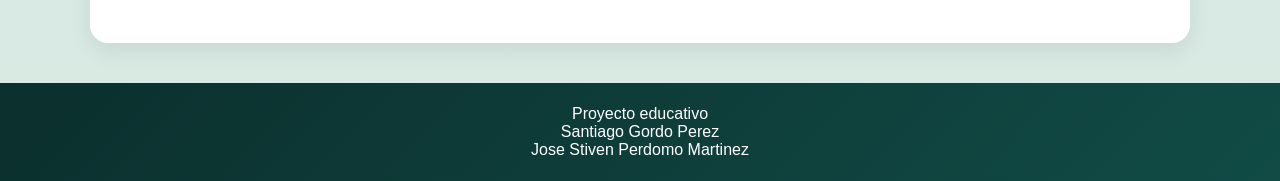
<file: HTML/Listas.html>
<!DOCTYPE html>
<html lang="es">
<head>
    <meta charset="UTF-8">
    <meta name="viewport" content="width=device-width, initial-scale=1.0">
    <title>Listas</title>
    <link rel="stylesheet" href="stiles/styles.css">
</head>
<body>

<header class="encabezado">
    <h1>Blog educativo de HTML</h1>
</header>

<nav class="menu">
    <a href="index.html">Inicio</a>
    <a href="Estructurales.html">Estructurales</a>
    <a href="Texto.html">Texto</a>
    <a href="Imagenes.html">Multimedia</a>
    <a href="Formularios.html">Formularios</a>
    <a href="Listas.html">Listas</a>
</nav>

<section class="contenido">

<h2 class="titulo">Listas en HTML</h2>

<p>
Las listas en HTML permiten organizar información de forma clara y estructurada. 
Se utilizan para mostrar elementos relacionados dentro de una misma categoría 
y facilitan la lectura del contenido.
</p>

<p>
Existen principalmente dos tipos de listas en HTML:
</p>

<h3>Listas ordenadas</h3>

<p>
Las listas ordenadas utilizan la etiqueta <strong>&lt;ol&gt;</strong> y muestran los elementos 
en un orden específico utilizando números o letras.
</p>

<h3>Sintaxis</h3>

<div class="ejemplo">
&lt;ol&gt;<br>
&nbsp;&nbsp;&lt;li&gt;Abrir el editor de código&lt;/li&gt;<br>
&nbsp;&nbsp;&lt;li&gt;Crear un archivo HTML&lt;/li&gt;<br>
&lt;/ol&gt;
</div>

<h3>Ejemplo</h3>

<div class="ejemplo">
<ol>
<li>Abrir el editor de código</li>
<li>Crear un archivo HTML</li>
<li>Escribir la estructura básica</li>
</ol>
</div>

<h3>Listas desordenadas</h3>

<p>
Las listas desordenadas utilizan la etiqueta <strong>&lt;ul&gt;</strong> y muestran 
los elementos mediante viñetas. Se utilizan cuando el orden de los elementos 
no es importante.
</p>

<p>
Cada elemento dentro de una lista se define con la etiqueta 
<strong>&lt;li&gt;</strong> (list item), que representa cada elemento de la lista.
</p>

<h3>Sintaxis</h3>

<div class="ejemplo">
&lt;ul&gt;<br>
&nbsp;&nbsp;&lt;li&gt;HTML&lt;/li&gt;<br>
&nbsp;&nbsp;&lt;li&gt;CSS&lt;/li&gt;<br>
&nbsp;&nbsp;&lt;li&gt;JavaScript&lt;/li&gt;<br>
&lt;/ul&gt;
</div>

<h3>Ejemplo</h3>

<div class="ejemplo">
<ul>
<li>HTML</li>
<li>CSS</li>
<li>JavaScript</li>
</ul>
</div>

</section>

<footer class="pie">
<p>Proyecto educativo</p>
<p>Santiago Gordo Perez</p>
<p>Jose Stiven Perdomo Martinez</p>
</footer>

<script src="js/ejemplo.js"></script>

</body>
</html>
</file>
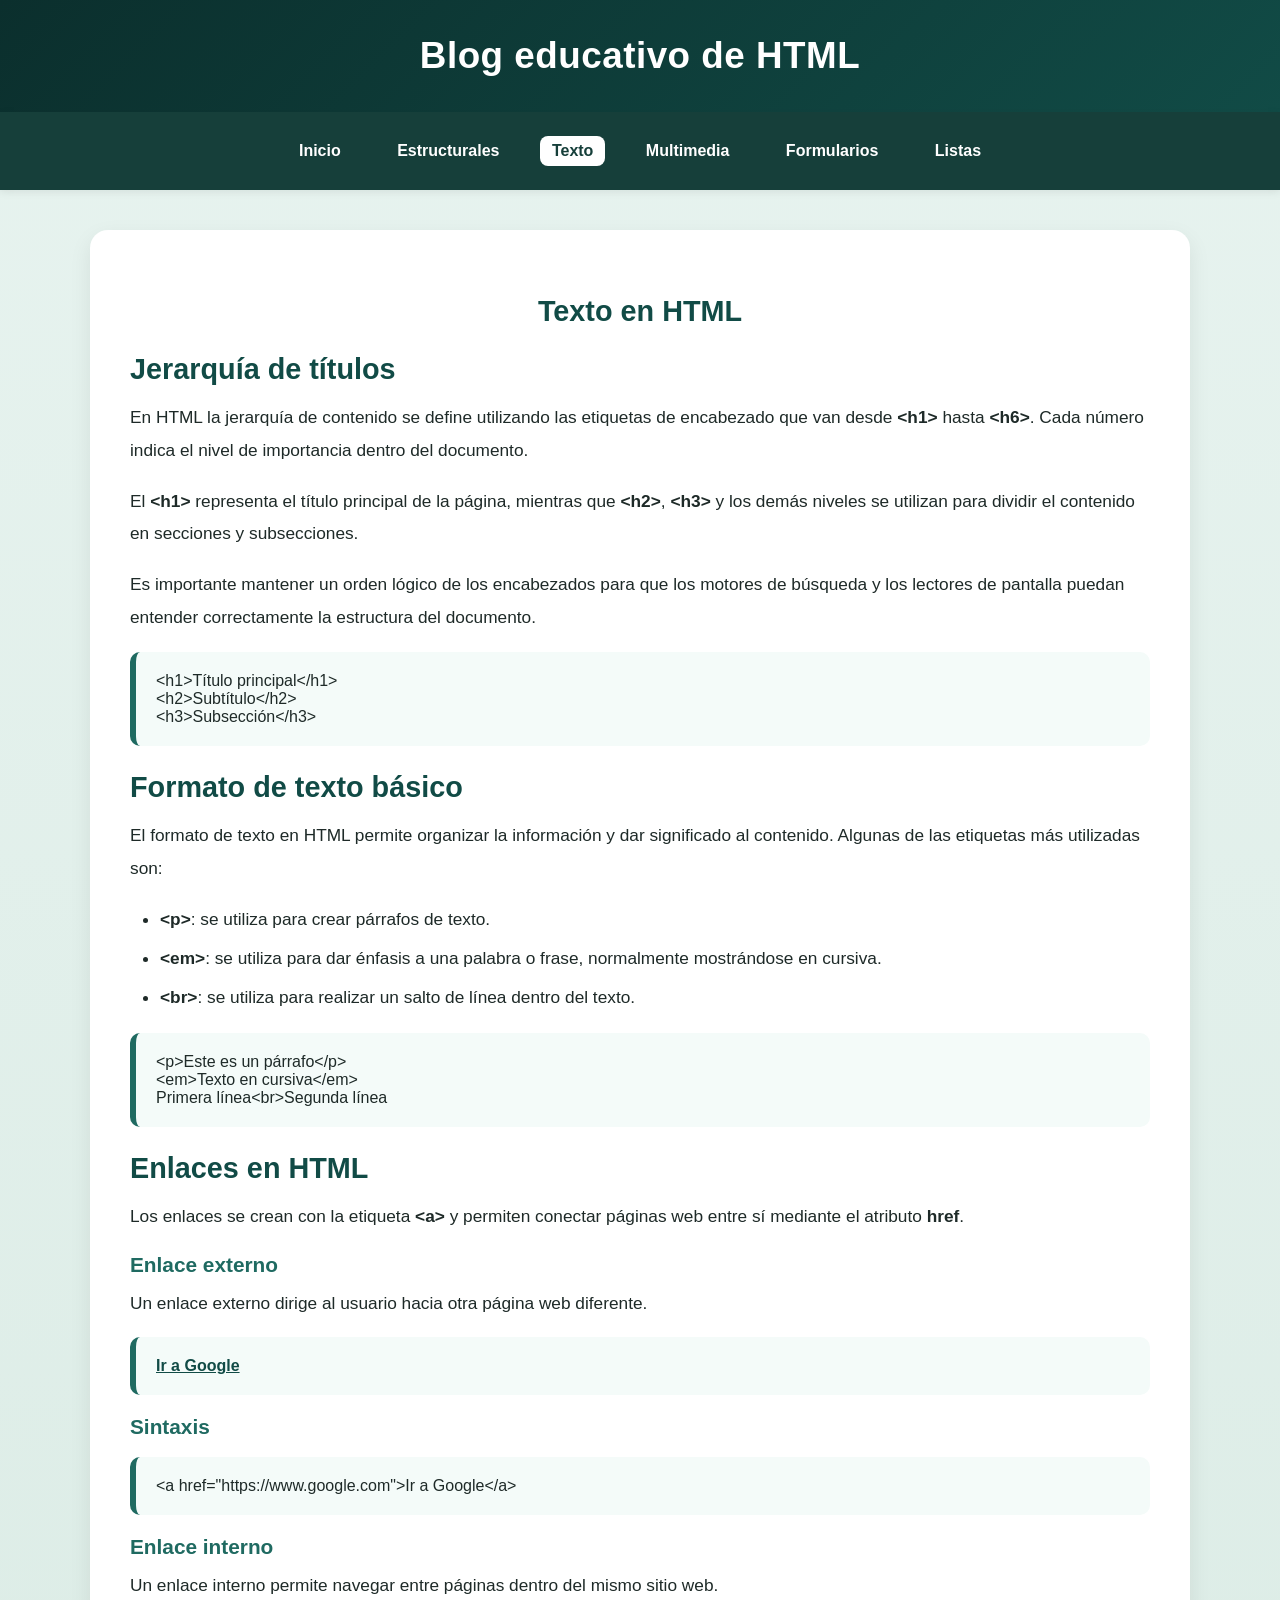
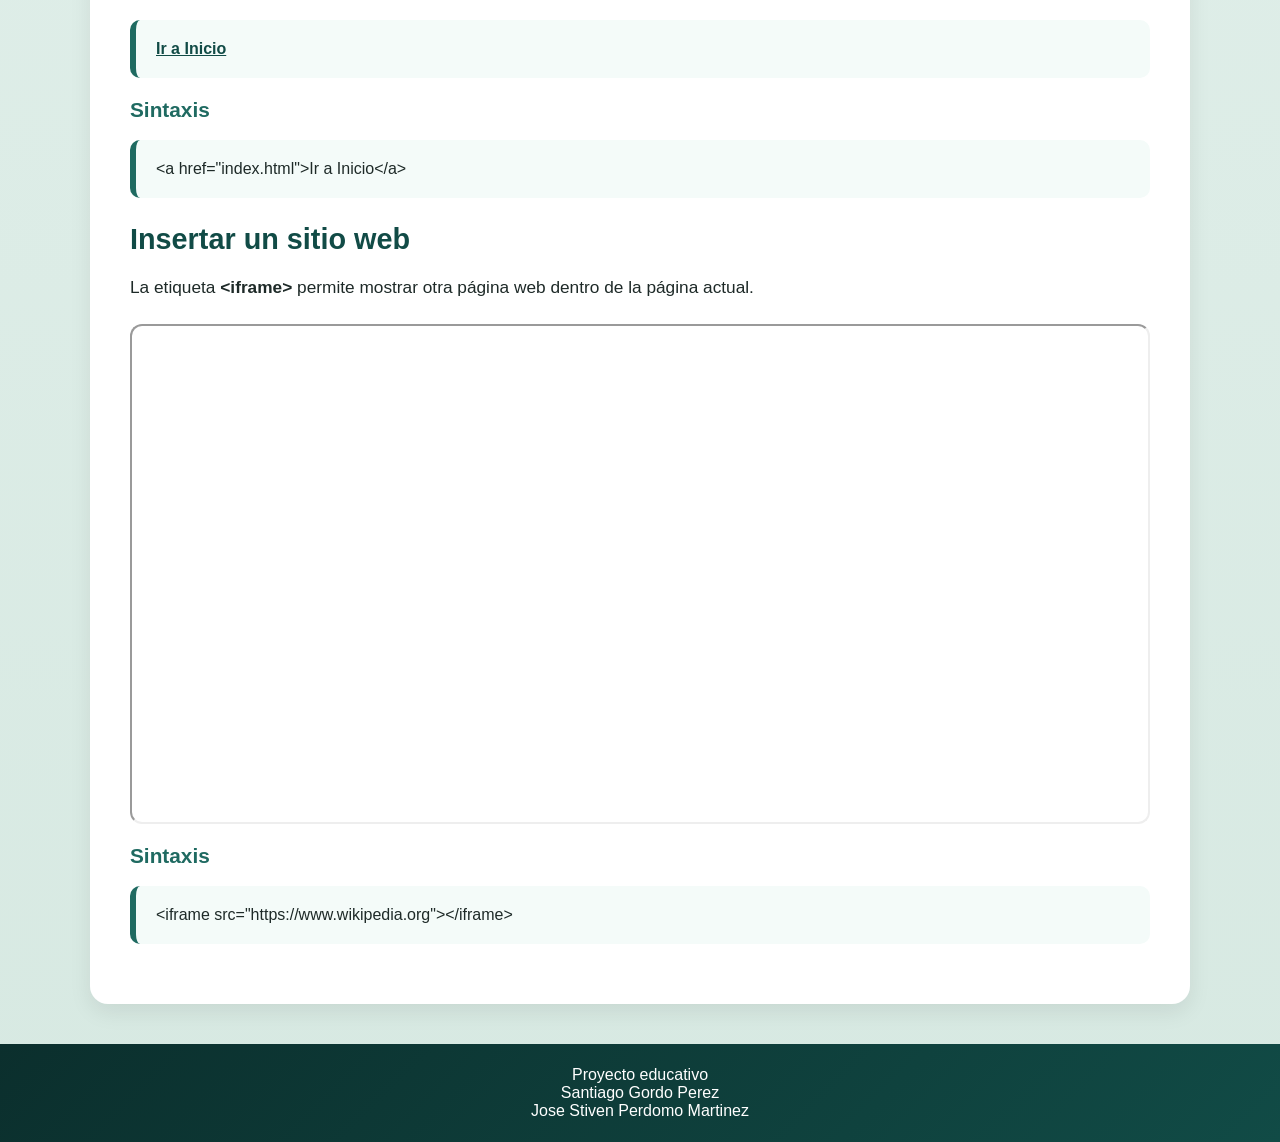
<file: HTML/Texto.html>
<!DOCTYPE html>
<html lang="es">
<head>
    <meta charset="UTF-8">
    <meta name="viewport" content="width=device-width, initial-scale=1.0">
    <title>Texto</title>
    <link rel="stylesheet" href="stiles/styles.css">
</head>
<body>

<header class="encabezado">
    <h1>Blog educativo de HTML</h1>
</header>

<nav class="menu">
    <a href="index.html">Inicio</a>
    <a href="Estructurales.html">Estructurales</a>
    <a href="Texto.html">Texto</a>
    <a href="Imagenes.html">Multimedia</a>
    <a href="Formularios.html">Formularios</a>
    <a href="Listas.html">Listas</a>
</nav>

<section class="contenido">

<h2 class="titulo">Texto en HTML</h2>

<h2>Jerarquía de títulos</h2>

<p>
En HTML la jerarquía de contenido se define utilizando las etiquetas de encabezado que van desde 
<strong>&lt;h1&gt;</strong> hasta <strong>&lt;h6&gt;</strong>. 
Cada número indica el nivel de importancia dentro del documento.
</p>

<p>
El <strong>&lt;h1&gt;</strong> representa el título principal de la página, mientras que 
<strong>&lt;h2&gt;</strong>, <strong>&lt;h3&gt;</strong> y los demás niveles se utilizan para dividir 
el contenido en secciones y subsecciones.
</p>

<p>
Es importante mantener un orden lógico de los encabezados para que los motores de búsqueda y los 
lectores de pantalla puedan entender correctamente la estructura del documento.
</p>

<div class="ejemplo">
&lt;h1&gt;Título principal&lt;/h1&gt;<br>
&lt;h2&gt;Subtítulo&lt;/h2&gt;<br>
&lt;h3&gt;Subsección&lt;/h3&gt;
</div>

<h2>Formato de texto básico</h2>

<p>
El formato de texto en HTML permite organizar la información y dar significado al contenido. 
Algunas de las etiquetas más utilizadas son:
</p>

<ul>
<li>
<strong>&lt;p&gt;</strong>: se utiliza para crear párrafos de texto.
</li>

<li>
<strong>&lt;em&gt;</strong>: se utiliza para dar énfasis a una palabra o frase, normalmente mostrándose en cursiva.
</li>

<li>
<strong>&lt;br&gt;</strong>: se utiliza para realizar un salto de línea dentro del texto.
</li>
</ul>

<div class="ejemplo">
&lt;p&gt;Este es un párrafo&lt;/p&gt;<br>
&lt;em&gt;Texto en cursiva&lt;/em&gt;<br>
Primera línea&lt;br&gt;Segunda línea
</div>

<h2>Enlaces en HTML</h2>

<p>
Los enlaces se crean con la etiqueta <strong>&lt;a&gt;</strong> y permiten conectar páginas web 
entre sí mediante el atributo <strong>href</strong>.
</p>

<h3>Enlace externo</h3>

<p>
Un enlace externo dirige al usuario hacia otra página web diferente.
</p>

<div class="ejemplo">
<a href="https://www.google.com">Ir a Google</a>
</div>

<h3>Sintaxis</h3>

<div class="ejemplo">
&lt;a href="https://www.google.com"&gt;Ir a Google&lt;/a&gt;
</div>

<h3>Enlace interno</h3>

<p>
Un enlace interno permite navegar entre páginas dentro del mismo sitio web.
</p>

<div class="ejemplo">
<a href="index.html">Ir a Inicio</a>
</div>

<h3>Sintaxis</h3>

<div class="ejemplo">
&lt;a href="index.html"&gt;Ir a Inicio&lt;/a&gt;
</div>

<h2>Insertar un sitio web</h2>

<p>
La etiqueta <strong>&lt;iframe&gt;</strong> permite mostrar otra página web dentro de la página actual.
</p>

<iframe src="https://www.wikipedia.org" width="100%" height="500" title="Wikipedia"></iframe>

<h3>Sintaxis</h3>

<div class="ejemplo">
&lt;iframe src="https://www.wikipedia.org"&gt;&lt;/iframe&gt;
</div>

</section>

<footer class="pie">
<p>Proyecto educativo</p>
<p>Santiago Gordo Perez</p>
<p>Jose Stiven Perdomo Martinez</p>
</footer>

<script src="js/ejemplo.js"></script>

</body>
</html>
</file>
<file: HTML/stiles/styles.css>
* {
    margin: 0;
    padding: 0;
    box-sizing: border-box;
}

body {
    font-family: Arial, sans-serif;
    background: linear-gradient(180deg, #e7f3ef 0%, #d7e9e2 100%);
    color: #1e2a28;
}
.menu a{
    color:white;
    margin:15px;
    text-decoration:none;
    font-weight:bold;
}

.menu a:hover{
    text-decoration: underline;
}

.menu a.activo{
    background-color:white;
    color:#173834;
    border-radius:8px;
    padding:6px 12px;
}

/* Encabezado */
.encabezado {
    background: linear-gradient(135deg, #0b2f2d, #114b46);
    color: white;
    text-align: center;
    padding: 35px 20px;
    box-shadow: 0 4px 12px rgba(0, 0, 0, 0.12);
}

.encabezado h1 {
    font-size: 2.3rem;
    letter-spacing: 0.5px;
}

/* Menú */
.menu {
    background-color: #163f3a;
    text-align: center;
    padding: 14px 10px;
    box-shadow: 0 2px 8px rgba(0, 0, 0, 0.08);
}

.menu a {
    display: inline-block;
    color: white;
    margin: 6px 10px;
    padding: 10px 16px;
    text-decoration: none;
    border-radius: 8px;
    font-weight: bold;
    transition: 0.3s;
}

.menu a:hover {
    background-color: #2d6a61;
}

.menu a.activo {
    background-color: #ffffff;
    color: #163f3a;
}

/* Contenido principal */
.contenido {
    max-width: 1100px;
    margin: 40px auto;
    background-color: #ffffff;
    padding: 40px;
    border-radius: 18px;
    box-shadow: 0 8px 22px rgba(0, 0, 0, 0.08);
}

.titulo {
    font-size: 2.2rem;
    text-align: center;
    color: #114b46;
    margin-bottom: 25px;
}

.contenido h2 {
    color: #114b46;
    margin-bottom: 15px;
    margin-top: 25px;
    font-size: 1.8rem;
}

.contenido h3 {
    color: #1f6a61;
    margin-top: 20px;
    margin-bottom: 10px;
    font-size: 1.3rem;
}

.contenido p {
    font-size: 1.08rem;
    line-height: 1.9;
    margin-bottom: 18px;
}

.contenido ul,
.contenido ol {
    margin: 20px 0 20px 30px;
}

.contenido li {
    font-size: 1.08rem;
    margin-bottom: 10px;
    line-height: 1.7;
}

/* Bloques de ejemplo */
.ejemplo {
    background-color: #f4fbf9;
    padding: 20px;
    border-left: 6px solid #1f6a61;
    border-radius: 10px;
    margin-top: 18px;
    margin-bottom: 20px;
    overflow-x: auto;
}

/* Imágenes */
img {
    display: block;
    max-width: 100%;
    margin: 25px auto;
    border-radius: 12px;
    box-shadow: 0 4px 14px rgba(0, 0, 0, 0.12);
}

/* Iframe */
iframe {
    display: block;
    max-width: 100%;
    margin: 20px auto;
    border-radius: 12px;
}

/* Formularios */
form {
    display: flex;
    flex-direction: column;
    gap: 15px;
    margin-top: 20px;
}

label {
    font-weight: bold;
    color: #114b46;
}

input,
textarea,
select {
    padding: 14px;
    border-radius: 10px;
    border: 1px solid #b9d2cb;
    font-size: 1rem;
    background-color: #fcfffe;
    transition: 0.3s;
}

input:focus,
textarea:focus,
select:focus {
    outline: none;
    border-color: #1f6a61;
    box-shadow: 0 0 0 3px rgba(31, 106, 97, 0.15);
}

.archivo {
    background-color: #f4fbf9;
    padding: 10px;
}

.boton-envio {
    background: linear-gradient(135deg, #114b46, #1f6a61);
    color: white;
    padding: 14px 22px;
    border: none;
    border-radius: 10px;
    font-size: 1rem;
    font-weight: bold;
    cursor: pointer;
    transition: 0.3s;
}

.boton-envio:hover {
    background: linear-gradient(135deg, #0d3a36, #19554e);
    transform: translateY(-2px);
}

/* Enlaces dentro del contenido */
.contenido a {
    color: #114b46;
    font-weight: bold;
}

.contenido a:hover {
    color: #0b2f2d;
}

/* Pie de página */
.pie {
    background: linear-gradient(135deg, #0b2f2d, #114b46);
    color: white;
    text-align: center;
    padding: 22px 15px;
    margin-top: 40px;
}

/* Responsive */
@media (max-width: 768px) {
    .encabezado h1 {
        font-size: 1.7rem;
    }

    .contenido {
        margin: 20px;
        padding: 25px;
    }

    .titulo {
        font-size: 1.7rem;
    }

    .contenido h2 {
        font-size: 1.4rem;
    }

    .menu a {
        margin: 4px;
        padding: 8px 12px;
        font-size: 0.95rem;
    }
}
</file>
<file: HTML-2/Primer taller/Primero/style.css>
body{
    font-family: Arial, Helvetica, sans-serif;
    margin:0;
    background:#ffffff;
}

header{
    background:#1565C0;
    color:white;
    text-align:center;
    padding:20px;
}
/*Estilos para la barra de navegación*/
.navbar{
    background:#1E293B;
    display:flex;
    justify-content:center;
}

.navbar a{
    color:white;
    padding:14px 20px;
    text-decoration:none;
    
}

.navbar a:hover{
    background:#aaaaaa;
}
/*Estilos para el contenedor del mensaje*/
.contenedor1{
    width:400px;
    margin:90px auto;
    background:rgb(255, 255, 255);
    padding:30px;
    text-align:center;
    border-radius:10px;
    box-shadow:0 0 10px rgba(0, 68, 255, 0.2);
}
/*Estilos para el botón*/
button{
    background:#1565C0;
    color:white;
    border:none;
    padding:12px 20px;
    border-radius:5px;
    font-size:16px;
}
/*Estilos para el resultado del mensaje*/
#resultado{
    margin-top:20px;
    font-size:18px;
    color:#000000;
}






/*Estilos para el contenedor de la suma*/
.contenedor2{
    width:400px;
    margin:90px auto;
    background:rgb(255, 255, 255);
    padding:30px;
    text-align:center;
    border-radius:10px;
    box-shadow:0 0 10px rgba(0, 68, 255, 0.2);
}
/* inputs */
.contenedor2 input{
    width:80%;
    padding:10px;
    margin:10px 0;
    border-radius:5px;
    border:1px solid #ccc;
    font-size:16px;
}

/* boton */
.contenedor2 button{
    background:#1565C0;
    color:white;
    padding:10px 20px;
    border-radius:5px;
    font-size:16px;
    cursor:pointer;
    margin-top:10px;
}


/*Estilos para los campos de entrada*/
#resultadoSuma{
    margin-top:20px;
    font-size:18px;
    font-weight:bold;
    color:#333;
}












.contenedor3{
    width:400px;
    margin:90px auto;
    background:rgb(255, 255, 255);
    padding:30px;
    text-align:center;
    border-radius:10px;
    box-shadow:0 0 10px rgba(0, 68, 255, 0.2);
}

.contenedor3 button{
    margin:10px;
    padding:10px 20px;
}

#btnRojo{
    background:#e74c3c;
    color:white;
}

#btnVerde{
    background:#2ecc71;
    color:white;
}

#btnAzul{
    background:#3498db;
    color:white;
}
</file>
<file: HTML-2/Primer taller/segundo/style.css>
body{
    font-family: Arial, Helvetica, sans-serif;
    margin:0;
    background:#ffffff;
}

header{
    background:#1565C0;
    color:white;
    text-align:center;
    padding:20px;
}
/*Estilos para la barra de navegación*/
.navbar{
    background:#1E293B;
    display:flex;
    justify-content:center;
}

.navbar a{
    color:white;
    padding:14px 20px;
    text-decoration:none;
    
}

.navbar a:hover{
    background:#aaaaaa;
}
/*Estilos para el contenedor del mensaje*/
.contenedor1{
    width:400px;
    margin:90px auto;
    background:rgb(255, 255, 255);
    padding:30px;
    text-align:center;
    border-radius:10px;
    box-shadow:0 0 10px rgba(0, 68, 255, 0.2);
}
/*Estilos para el botón*/
button{
    background:#1565C0;
    color:white;
    border:none;
    padding:12px 20px;
    border-radius:5px;
    font-size:16px;
}
/*Estilos para el resultado del mensaje*/
#resultado{
    margin-top:20px;
    font-size:18px;
    color:#000000;
}






/*Estilos para el contenedor de la suma*/
.contenedor2{
    width:400px;
    margin:90px auto;
    background:rgb(255, 255, 255);
    padding:30px;
    text-align:center;
    border-radius:10px;
    box-shadow:0 0 10px rgba(0, 68, 255, 0.2);
}
/* inputs */
.contenedor2 input{
    width:80%;
    padding:10px;
    margin:10px 0;
    border-radius:5px;
    border:1px solid #ccc;
    font-size:16px;
}

/* boton */
.contenedor2 button{
    background:#1565C0;
    color:white;
    padding:10px 20px;
    border-radius:5px;
    font-size:16px;
    cursor:pointer;
    margin-top:10px;
}


/*Estilos para los campos de entrada*/
#resultadoSuma{
    margin-top:20px;
    font-size:18px;
    font-weight:bold;
    color:#333;
}












.contenedor3{
    width:400px;
    margin:90px auto;
    background:white;
    padding:30px;
    text-align:center;
    border-radius:10px;
    box-shadow:0 0 10px rgba(0, 68, 255, 0.2);
}

.contenedor3 input{
    width:80%;
    padding:10px;
    margin:10px 0;
    border-radius:5px;
    border:1px solid #ccc;
}

.contenedor3 button{
    padding:10px 20px;
    background:#1565C0;
    color:white;
    border:none;
    border-radius:5px;
    cursor:pointer;
}

#mensaje{
    margin-top:15px;
    font-weight:bold;
}
</file>
<file: HTML-2/Primer taller/Trecero/style.css>
body{
    font-family: Arial, Helvetica, sans-serif;
    margin:0;
    background:#ffffff;
}

header{
    background:#1565C0;
    color:white;
    text-align:center;
    padding:20px;
}
/*Estilos para la barra de navegación*/
.navbar{
    background:#1E293B;
    display:flex;
    justify-content:center;
}

.navbar a{
    color:white;
    padding:14px 20px;
    text-decoration:none;
    
}

.navbar a:hover{
    background:#aaaaaa;
}
/*Estilos para el contenedor del mensaje*/
.contenedor1{
    width:400px;
    margin:90px auto;
    background:rgb(255, 255, 255);
    padding:30px;
    text-align:center;
    border-radius:10px;
    box-shadow:0 0 10px rgba(0, 68, 255, 0.2);
}

.contenedor1 input,
.contenedor1 select{
    width:80%;
    padding:10px;
    margin:10px 0;
    border-radius:5px;
    border:1px solid #ccc;
}

.contenedor1 button{
    padding:10px 20px;
    background:#1565C0;
    color:white;
    border:none;
    border-radius:5px;
    cursor:pointer;
}

#resultadoCalc{
    margin-top:20px;
    font-size:18px;
    font-weight:bold;
}





.contenedor2{
    width:400px;
    margin:90px auto;
    background:white;
    padding:30px;
    text-align:center;
    border-radius:10px;
    box-shadow:0 0 10px rgba(0, 68, 255, 0.2);
}

.contenedor2 li{
    margin:8px 0;
}

.contenedor2 button{
    margin-left:10px;
    padding:5px 10px;
    background:#1565C0;
    color:white;
    border:none;
    border-radius:5px;
    cursor:pointer;
}












.contenedor3{
    width:400px;
    margin:90px auto;
    background:white;
    padding:30px;
    text-align:center;
    border-radius:10px;
    box-shadow:0 0 10px rgba(0, 68, 255, 0.2);
}

.contenedor3 input{
    width:80%;
    padding:10px;
    margin:10px 0;
    border-radius:5px;
    border:1px solid #ccc;
}

.contenedor3 button{
    padding:10px 20px;
    background:#1565C0;
    color:white;
    border:none;
    border-radius:5px;
    cursor:pointer;
}

#mensaje{
    margin-top:15px;
    font-weight:bold;
}
</file>
<file: HTML-2/Segundo taller/Banco ST/style.css>
/* Estilo general de toda la página */
body {
    font-family: Arial, Helvetica, sans-serif; /* Tipo de letra de toda la página */
    margin: 0; /* Elimina el margen que el navegador agrega por defecto */
    background: #ffffff; /* Color de fondo blanco */
}

/* Estilo del encabezado donde está el título del banco */
header {
    background: #228B22; /* Color de fondo verde */
    color: white; /* Color del texto blanco */
    text-align: center; /* Centra el texto horizontalmente */
    padding: 30px; /* Espacio interno alrededor del contenido */
}

/* Elimina el margen del título dentro del header */
header h1 {
    margin: 0; /* Quita el espacio que el navegador pone arriba y abajo del h1 */
}

/* Estilo de los contenedores principales (formularios) */
.contenedor1,
.contenedor3 {
    width: 400px; /* Ancho del contenedor */
    margin: 40px auto; /* Centra el contenedor horizontalmente */
    background: rgb(255, 255, 255); /* Fondo blanco */
    padding: 30px; /* Espacio interno dentro del contenedor */
    text-align: center; /* Centra el texto dentro del contenedor */
    border-radius: 10px; /* Bordes redondeados */
    box-shadow: 0 0 10px rgba(34, 139, 34, 0.2); /* Sombra suave alrededor */
}

/* Estilo de los títulos h2 */
h2 {
    margin-top: 0; /* Elimina el espacio superior */
    margin-bottom: 20px; /* Espacio debajo del título */
}

/* Estilo del formulario */
form {
    display: flex; /* Usa sistema flexible de diseño */
    flex-direction: column; /* Coloca los elementos en columna */
    gap: 15px; /* Espacio entre los elementos */
}

/* Estilo para los campos de entrada y select */
input,
select {
    width: 100%; /* Ocupa todo el ancho del contenedor */
    padding: 12px; /* Espacio interno dentro del campo */
    font-size: 16px; /* Tamaño de la letra */
    border: 1px solid #ccc; /* Borde gris claro */
    border-radius: 5px; /* Bordes redondeados */
    box-sizing: border-box; /* Incluye padding dentro del ancho total */
    margin-bottom: 15px; /* Espacio debajo de cada campo */
}

/* Estilo de los botones */
button {
    background: #228B22; /* Color de fondo verde */
    color: white; /* Color del texto blanco */
    border: none; /* Quita el borde del botón */
    padding: 12px 20px; /* Espacio interno del botón */
    border-radius: 5px; /* Bordes redondeados */
    font-size: 16px; /* Tamaño de la letra */
    cursor: pointer; /* Cambia el cursor a mano al pasar el mouse */
}

/* Efecto cuando el mouse pasa por el botón */
button:hover {
    opacity: 0.9; /* Hace el botón un poco más transparente al pasar el mouse */
}

/* Estilo para el mensaje de resultado */
#resultado,
#resultadoOperacion {
    margin-top: 20px; /* Espacio arriba del mensaje */
    font-size: 18px; /* Tamaño del texto */
    color: #000000; /* Color del texto negro */
    min-height: 24px; /* Altura mínima para evitar que se mueva la página */
}
</file>
<file: HTML-2/Segundo taller/Biblioteca ST/style.css>
/* Estilo general de toda la página */
body {
    font-family: Arial, Helvetica, sans-serif;
    margin: 0;
    background: #ffffff;
}

/* Estilo del encabezado */
header {
    background: #0040ff;
    color: white;
    text-align: center;
    padding: 30px;
}

/* Título principal */
header h1 {
    margin: 0;
}

/* Contenedores principales */
.contenedor {
    width: 400px;
    margin: 30px auto;
    background: #ffffff;
    padding: 30px;
    text-align: center;
    border-radius: 10px;
    box-shadow: 0 0 10px #0040ff;
}

/* Títulos secundarios */
h2 {
    margin-top: 0;
    margin-bottom: 20px;
}

/* Estilo del formulario */
form {
    display: flex;
    flex-direction: column;
    gap: 10px;
}

/* Etiquetas */
label {
    text-align: left;
    font-weight: bold;
}

/* Campos de entrada */
input,
select {
    width: 100%;
    padding: 12px;
    font-size: 16px;
    border: 1px solid #ccc;
    border-radius: 5px;
    box-sizing: border-box;
}

/* Lista de productos */
select {
    height: 160px;
    margin-top: 10px;
}

/* Botones */
button {
    background: #0040ff;
    color: white;
    border: none;
    padding: 12px;
    border-radius: 5px;
    font-size: 16px;
    cursor: pointer;
    margin-top: 15px;
    width: 100%;
}

/* Efecto hover */
button:hover {
    opacity: 0.9;
}

/* Total de la compra */
#totalCompra {
    font-size: 22px;
    font-weight: bold;
    color: #0040ff;
    margin-top: 10px;
}

/* Mensajes del sistema */
#resultadoAgregar,
#resultadoEliminar {
    margin-top: 15px;
    font-size: 16px;
    color: #0040ff;
    min-height: 24px;
}
</file>
<file: HTML-2/Segundo taller/Carrito ST/style.css>
/* Estilo general de toda la página */
body {
    font-family: Arial, Helvetica, sans-serif;
    margin: 0;
    background: #ffffff;
}

/* Estilo del encabezado */
header {
    background: #0040ff;
    color: white;
    text-align: center;
    padding: 30px;
}

/* Título principal */
header h1 {
    margin: 0;
}

/* Contenedores principales */
.contenedor {
    width: 400px;
    margin: 30px auto;
    background: #ffffff;
    padding: 30px;
    text-align: center;
    border-radius: 10px;
    box-shadow: 0 0 10px #0040ff;
}

/* Títulos secundarios */
h2 {
    margin-top: 0;
    margin-bottom: 20px;
}

/* Estilo del formulario */
form {
    display: flex;
    flex-direction: column;
    gap: 10px;
}

/* Etiquetas */
label {
    text-align: left;
    font-weight: bold;
}

/* Campos de entrada */
input,
select {
    width: 100%;
    padding: 12px;
    font-size: 16px;
    border: 1px solid #ccc;
    border-radius: 5px;
    box-sizing: border-box;
}

/* Lista de productos */
select {
    height: 160px;
    margin-top: 10px;
}

/* Botones */
button {
    background: #0040ff;
    color: white;
    border: none;
    padding: 12px;
    border-radius: 5px;
    font-size: 16px;
    cursor: pointer;
    margin-top: 15px;
    width: 100%;
}

/* Efecto hover */
button:hover {
    opacity: 0.9;
}

/* Total de la compra */
#totalCompra {
    font-size: 22px;
    font-weight: bold;
    color: #0040ff;
    margin-top: 10px;
}

/* Mensajes del sistema */
#resultadoAgregar,
#resultadoEliminar {
    margin-top: 15px;
    font-size: 16px;
    color: #0040ff;
    min-height: 24px;
}
</file>
<file: HTML-2/Segundo taller/Control ST/style.css>
/* =========================
   ESTILO GENERAL DE LA PAGINA
   ========================= */
body {
    font-family: Arial, Helvetica, sans-serif;
    margin: 0;
    background: #ffffff;
}


/* =========================
   ENCABEZADO
   ========================= */
header {
    background: #0040ff;
    color: white;
    text-align: center;
    padding: 30px;
}

header h1 {
    margin: 0;
}


/* =========================
   CONTENEDORES PRINCIPALES
   ========================= */
.contenedor {
    width: 400px;
    margin: 30px auto;
    background: #ffffff;
    padding: 30px;
    text-align: center;
    border-radius: 10px;
    box-shadow: 0 0 10px #0040ff;
}


/* =========================
   TITULOS
   ========================= */
h2 {
    margin-top: 0;
    margin-bottom: 20px;
}


/* =========================
   FORMULARIOS
   ========================= */
form {
    display: flex;
    flex-direction: column;
    gap: 10px;
}

label {
    text-align: left;
    font-weight: bold;
}


/* =========================
   CAMPOS DE ENTRADA
   ========================= */
input,
select {
    width: 100%;
    padding: 12px;
    font-size: 16px;
    border: 1px solid #ccc;
    border-radius: 5px;
    box-sizing: border-box;
}


/* =========================
   LISTA DE VEHICULOS / PRODUCTOS
   ========================= */
select {
    height: 160px;
    margin-top: 10px;
}


/* =========================
   BOTONES
   ========================= */
button {
    background: #0040ff;
    color: white;
    border: none;
    padding: 12px;
    border-radius: 5px;
    font-size: 16px;
    cursor: pointer;
    margin-top: 15px;
    width: 100%;
}

button:hover {
    opacity: 0.9;
}


/* =========================
   MENSAJES DEL SISTEMA
   ========================= */
#resultadoRegistro,
#resultadoAccion {
    margin-top: 15px;
    font-size: 16px;
    color: #0040ff;
    min-height: 24px;
}
</file>
<file: HTML-2/Segundo taller/Registro ST/style.css>
/* Estilo general de toda la página */
body {
    font-family: Arial, Helvetica, sans-serif; /* Tipo de letra de toda la página */
    margin: 0; /* Elimina el margen que el navegador agrega por defecto */
    background: #ffffff; /* Color de fondo blanco */
}

/* Estilo del encabezado donde está el título del banco */
header {
    background: #228B22; /* Color de fondo verde */
    color: white; /* Color del texto blanco */
    text-align: center; /* Centra el texto horizontalmente */
    padding: 30px; /* Espacio interno alrededor del contenido */
}

/* Elimina el margen del título dentro del header */
header h1 {
    margin: 0; /* Quita el espacio que el navegador pone arriba y abajo del h1 */
}

/* Estilo de los contenedores principales (formularios) */
.contenedor1,
.contenedor3 {
    width: 400px; /* Ancho del contenedor */
    margin: 40px auto; /* Centra el contenedor horizontalmente */
    background: rgb(255, 255, 255); /* Fondo blanco */
    padding: 30px; /* Espacio interno dentro del contenedor */
    text-align: center; /* Centra el texto dentro del contenedor */
    border-radius: 10px; /* Bordes redondeados */
    box-shadow: 0 0 10px rgba(34, 139, 34, 0.2); /* Sombra suave alrededor */
}

/* Estilo de los títulos h2 */
h2 {
    margin-top: 0; /* Elimina el espacio superior */
    margin-bottom: 20px; /* Espacio debajo del título */
}

/* Estilo del formulario */
form {
    display: flex; /* Usa sistema flexible de diseño */
    flex-direction: column; /* Coloca los elementos en columna */
    gap: 15px; /* Espacio entre los elementos */
}

/* Estilo para los campos de entrada y select */
input,
select {
    width: 100%; /* Ocupa todo el ancho del contenedor */
    padding: 12px; /* Espacio interno dentro del campo */
    font-size: 16px; /* Tamaño de la letra */
    border: 1px solid #ccc; /* Borde gris claro */
    border-radius: 5px; /* Bordes redondeados */
    box-sizing: border-box; /* Incluye padding dentro del ancho total */
    margin-bottom: 15px; /* Espacio debajo de cada campo */
}

/* Estilo de los botones */
button {
    background: #228B22; /* Color de fondo verde */
    color: white; /* Color del texto blanco */
    border: none; /* Quita el borde del botón */
    padding: 12px 20px; /* Espacio interno del botón */
    border-radius: 5px; /* Bordes redondeados */
    font-size: 16px; /* Tamaño de la letra */
    cursor: pointer; /* Cambia el cursor a mano al pasar el mouse */
}

/* Efecto cuando el mouse pasa por el botón */
button:hover {
    opacity: 0.9; /* Hace el botón un poco más transparente al pasar el mouse */
}

/* Estilo para el mensaje de resultado */
#resultado,
#resultadoOperacion {
    margin-top: 20px; /* Espacio arriba del mensaje */
    font-size: 18px; /* Tamaño del texto */
    color: #000000; /* Color del texto negro */
    min-height: 24px; /* Altura mínima para evitar que se mueva la página */
}
</file>
<file: HTML-2/Segundo taller/Tienda ST/style.css>
/* Estilo general de toda la página */
body {
    font-family: Arial, Helvetica, sans-serif; /* Tipo de letra de toda la página */
    margin: 0; /* Elimina el margen que el navegador agrega por defecto */
    background: #ffffff; /* Color de fondo blanco */
}

/* Estilo del encabezado donde está el título del banco */
header {
    background: #0040ff; /* Color de fondo verde */
    color: white; /* Color del texto blanco */
    text-align: center; /* Centra el texto horizontalmente */
    padding: 30px; /* Espacio interno alrededor del contenido */
}

/* Elimina el margen del título dentro del header */
header h1 {
    margin: 0; /* Quita el espacio que el navegador pone arriba y abajo del h1 */
}

/* Estilo de los contenedores principales (formularios) */
.contenedor1,
.contenedor2,
.contenedor3 {
    width: 400px; /* Ancho del contenedor */
    margin: 40px auto; /* Centra el contenedor horizontalmente */
    background: rgb(255, 255, 255); /* Fondo blanco */
    padding: 30px; /* Espacio interno dentro del contenedor */
    text-align: center; /* Centra el texto dentro del contenedor */
    border-radius: 10px; /* Bordes redondeados */
    box-shadow: 0 0 10px #0040ff;/* Sombra suave alrededor */
}

/* Estilo de los títulos h2 */
h2 {
    margin-top: 0; /* Elimina el espacio superior */
    margin-bottom: 20px; /* Espacio debajo del título */
}

/* Estilo del formulario */
form {
    display: flex; /* Usa sistema flexible de diseño */
    flex-direction: column; /* Coloca los elementos en columna */
    gap: 15px; /* Espacio entre los elementos */
}

/* Estilo para los campos de entrada y select */
input,
select {
    width: 100%; /* Ocupa todo el ancho del contenedor */
    padding: 12px; /* Espacio interno dentro del campo */
    font-size: 16px; /* Tamaño de la letra */
    border: 1px solid #ccc; /* Borde gris claro */
    border-radius: 5px; /* Bordes redondeados */
    box-sizing: border-box; /* Incluye padding dentro del ancho total */
    margin-bottom: 15px; /* Espacio debajo de cada campo */
}

/* Estilo de los botones */
button {
    background: #0040ff; /* Color de fondo verde */
    color: white; /* Color del texto blanco */
    border: none; /* Quita el borde del botón */
    padding: 12px 20px; /* Espacio interno del botón */
    border-radius: 5px; /* Bordes redondeados */
    font-size: 16px; /* Tamaño de la letra */
    cursor: pointer; /* Cambia el cursor a mano al pasar el mouse */
}

/* Efecto cuando el mouse pasa por el botón */
button:hover {
    opacity: 0.9; /* Hace el botón un poco más transparente al pasar el mouse */
}

/* Estilo para el mensaje de resultado */
#resultado,
#resultadoConsulta
 {
    margin-top: 20px; /* Espacio arriba del mensaje */
    font-size: 18px; /* Tamaño del texto */
    color: #2f00ff; /* Color del texto negro */
    min-height: 24px; /* Altura mínima para evitar que se mueva la página */
}
</file>
